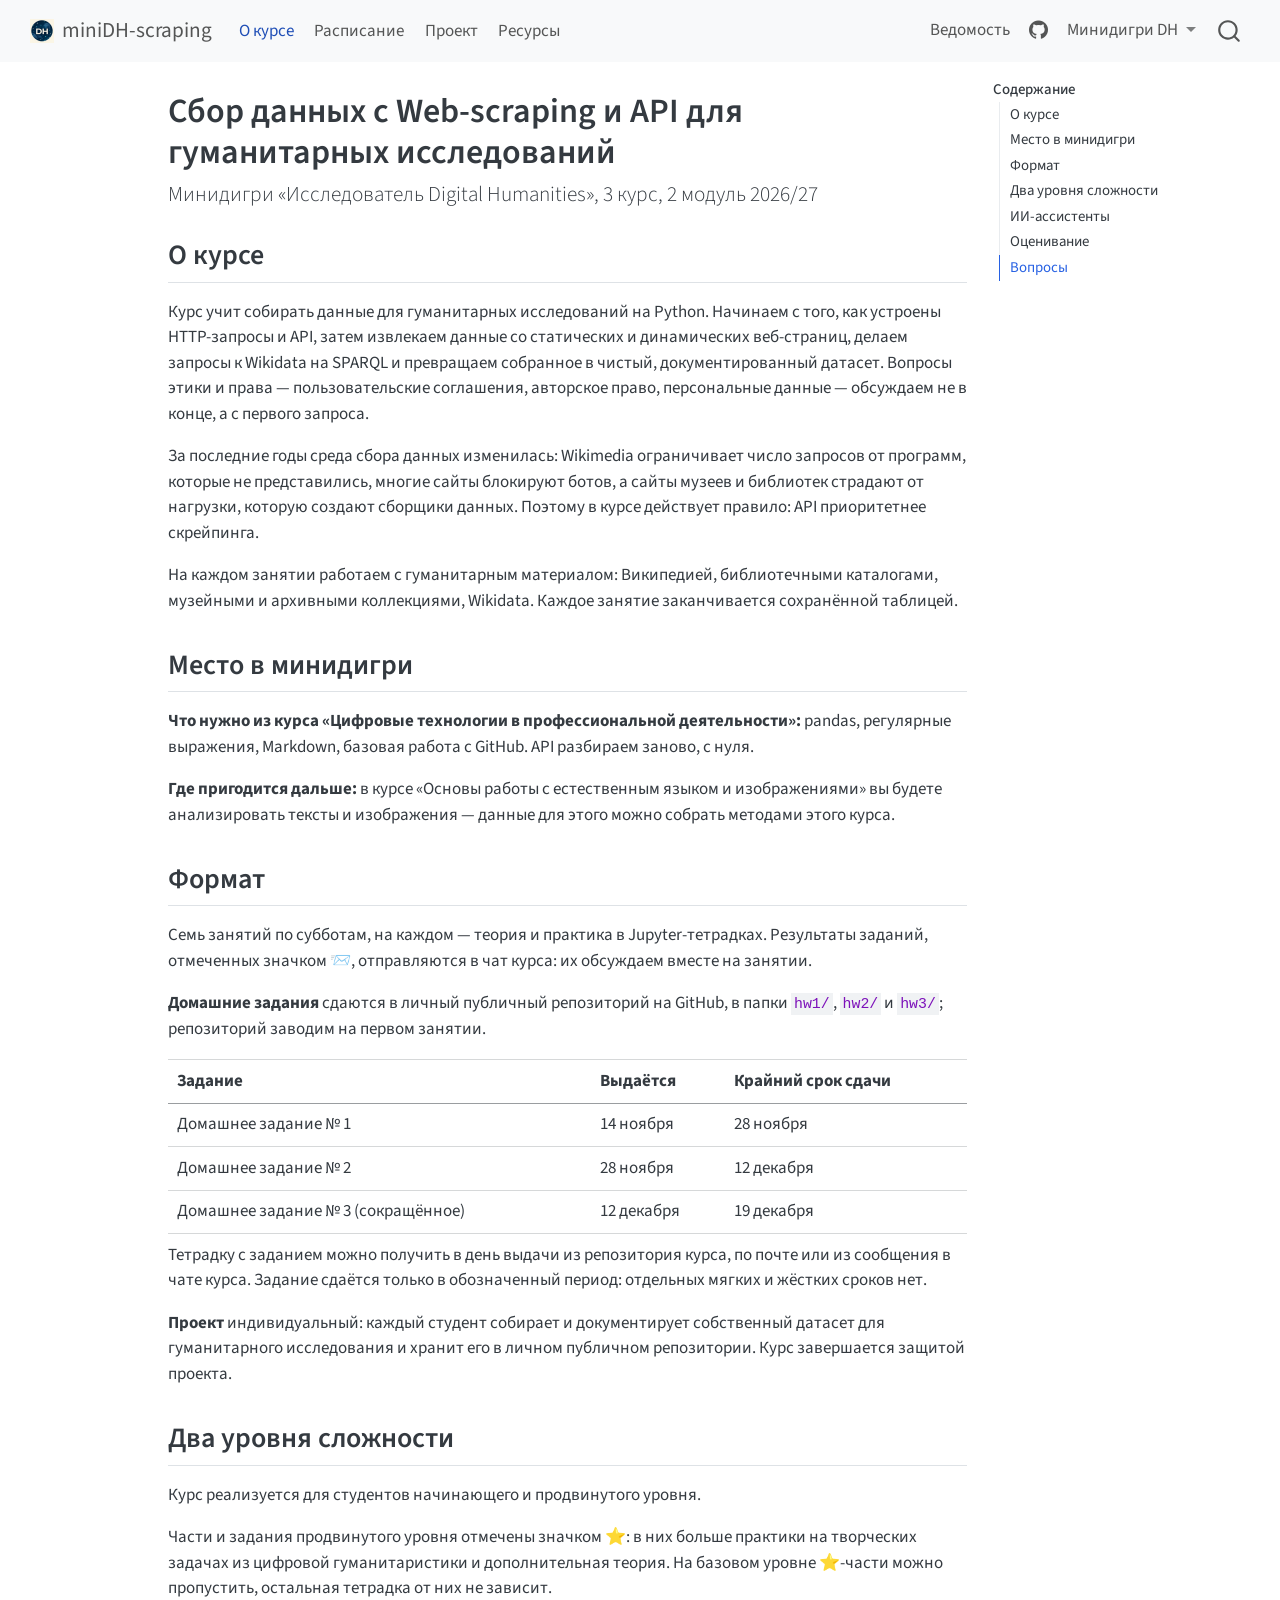
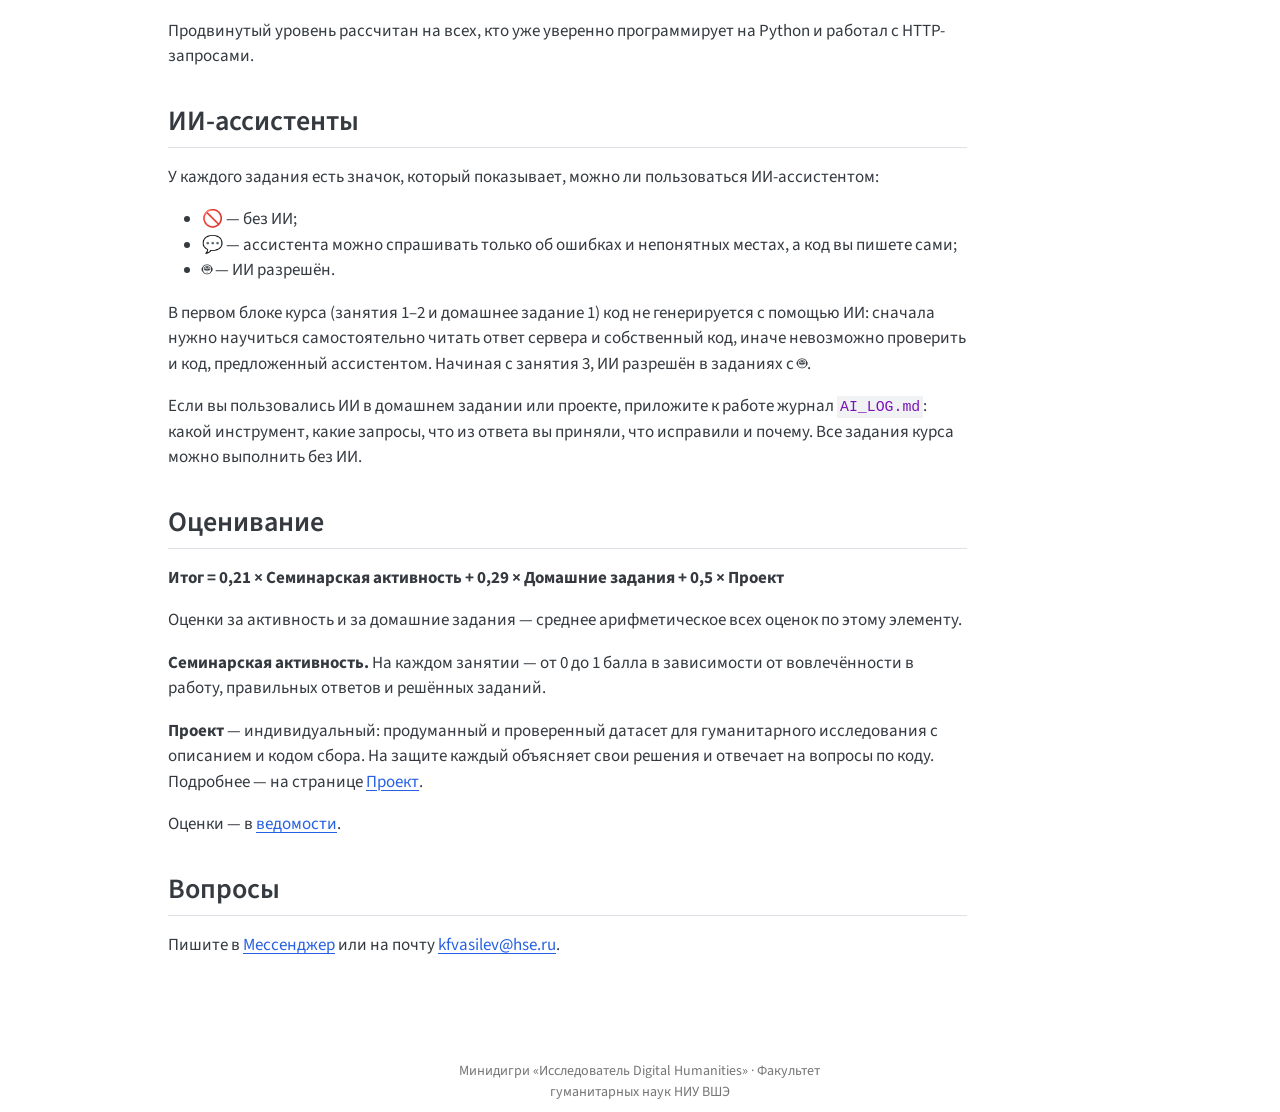
<file: docs/index.html>
<!DOCTYPE html>
<html xmlns="http://www.w3.org/1999/xhtml" lang="ru" xml:lang="ru"><head>

<meta charset="utf-8">
<meta name="generator" content="quarto-1.9.35">

<meta name="viewport" content="width=device-width, initial-scale=1.0, user-scalable=yes">


<title>Сбор данных с Web-scraping и API для гуманитарных исследований – miniDH-scraping</title>
<style>
/* Default styles provided by pandoc.
** See https://pandoc.org/MANUAL.html#variables-for-html for config info.
*/
code{white-space: pre-wrap;}
span.smallcaps{font-variant: small-caps;}
div.columns{display: flex; gap: min(4vw, 1.5em);}
div.column{flex: auto; overflow-x: auto;}
div.hanging-indent{margin-left: 1.5em; text-indent: -1.5em;}
ul.task-list{list-style: none;}
ul.task-list li input[type="checkbox"] {
  width: 0.8em;
  margin: 0 0.8em 0.2em -1em; /* quarto-specific, see https://github.com/quarto-dev/quarto-cli/issues/4556 */ 
  vertical-align: middle;
}
</style>


<script src="site_libs/quarto-nav/quarto-nav.js"></script>
<script src="site_libs/quarto-nav/headroom.min.js"></script>
<script src="site_libs/clipboard/clipboard.min.js"></script>
<script src="site_libs/quarto-search/autocomplete.umd.js"></script>
<script src="site_libs/quarto-search/fuse.min.js"></script>
<script src="site_libs/quarto-search/quarto-search.js"></script>
<meta name="quarto:offset" content="./">
<link href="./images/favicon.ico" rel="icon">
<script src="site_libs/quarto-html/quarto.js" type="module"></script>
<script src="site_libs/quarto-html/tabsets/tabsets.js" type="module"></script>
<script src="site_libs/quarto-html/popper.min.js"></script>
<script src="site_libs/quarto-html/tippy.umd.min.js"></script>
<script src="site_libs/quarto-html/anchor.min.js"></script>
<link href="site_libs/quarto-html/tippy.css" rel="stylesheet">
<link href="site_libs/quarto-html/quarto-syntax-highlighting-46f66b053e56abd73bb6e954d61a315b.css" rel="stylesheet" id="quarto-text-highlighting-styles">
<script src="site_libs/bootstrap/bootstrap.min.js"></script>
<link href="site_libs/bootstrap/bootstrap-icons.css" rel="stylesheet">
<link href="site_libs/bootstrap/bootstrap-a0f9fd0d421825b736dc1bbcbcba2219.min.css" rel="stylesheet" append-hash="true" id="quarto-bootstrap" data-mode="light">
<script id="quarto-search-options" type="application/json">{
  "location": "navbar",
  "copy-button": false,
  "collapse-after": 3,
  "panel-placement": "end",
  "type": "overlay",
  "limit": 50,
  "keyboard-shortcut": [
    "f",
    "/",
    "s"
  ],
  "show-item-context": false,
  "language": {
    "search-no-results-text": "Поиск не дал результатов",
    "search-matching-documents-text": "Результаты поиска",
    "search-copy-link-title": "Скопировать ссылку",
    "search-hide-matches-text": "Скрыть дополнительные результаты",
    "search-more-match-text": "дополнительный результат в этом документе",
    "search-more-matches-text": "дополнительных результата(-ов) в этом документе",
    "search-clear-button-title": "Очистить",
    "search-text-placeholder": "",
    "search-detached-cancel-button-title": "Отменить",
    "search-submit-button-title": "Найти",
    "search-label": "Поиск"
  }
}</script>


<link rel="stylesheet" href="styles.css">
</head>

<body class="nav-fixed quarto-light">

<div id="quarto-search-results"></div>
  <header id="quarto-header" class="headroom fixed-top">
    <nav class="navbar navbar-expand-lg " data-bs-theme="dark">
      <div class="navbar-container container-fluid">
      <div class="navbar-brand-container mx-auto">
    <a href="./index.html" class="navbar-brand navbar-brand-logo">
    <img src="./images/favicon-96x96.png" alt="" class="navbar-logo light-content">
    <img src="./images/favicon-96x96.png" alt="" class="navbar-logo dark-content">
    </a>
    <a class="navbar-brand" href="./index.html">
    <span class="navbar-title">miniDH-scraping</span>
    </a>
  </div>
            <div id="quarto-search" class="" title="Поиск"></div>
          <button class="navbar-toggler" type="button" data-bs-toggle="collapse" data-bs-target="#navbarCollapse" aria-controls="navbarCollapse" role="menu" aria-expanded="false" aria-label="Переключить навигацию" onclick="if (window.quartoToggleHeadroom) { window.quartoToggleHeadroom(); }">
  <span class="navbar-toggler-icon"></span>
</button>
          <div class="collapse navbar-collapse" id="navbarCollapse">
            <ul class="navbar-nav navbar-nav-scroll me-auto">
  <li class="nav-item">
    <a class="nav-link active" href="./index.html" aria-current="page"> 
<span class="menu-text">О курсе</span></a>
  </li>  
  <li class="nav-item">
    <a class="nav-link" href="./schedule.html"> 
<span class="menu-text">Расписание</span></a>
  </li>  
  <li class="nav-item">
    <a class="nav-link" href="./project.html"> 
<span class="menu-text">Проект</span></a>
  </li>  
  <li class="nav-item">
    <a class="nav-link" href="./resources.html"> 
<span class="menu-text">Ресурсы</span></a>
  </li>  
</ul>
            <ul class="navbar-nav navbar-nav-scroll ms-auto">
  <li class="nav-item">
    <a class="nav-link" href="https://docs.google.com/spreadsheets/d/1YAKlnOGF-Ej6AY3OVG7sF_o-0jT_M77J3J2FLPrb__o/edit?usp=sharing"> 
<span class="menu-text">Ведомость</span></a>
  </li>  
  <li class="nav-item compact">
    <a class="nav-link" href="https://github.com/Minidegree-DH/miniDH-scraping/blob/main"> <i class="bi bi-github" role="img">
</i> 
<span class="menu-text"></span></a>
  </li>  
  <li class="nav-item dropdown ">
    <a class="nav-link dropdown-toggle" href="#" id="nav-menu-dh" role="link" data-bs-toggle="dropdown" aria-expanded="false">
 <span class="menu-text">Минидигри DH</span>
    </a>
    <ul class="dropdown-menu dropdown-menu-end" aria-labelledby="nav-menu-dh">    
        <li>
    <a class="dropdown-item" href="https://always1ready.github.io/dh-tools/">
 <span class="dropdown-text">1. Цифровые технологии в профессиональной деятельности</span></a>
  </li>  
        <li>
    <a class="dropdown-item" href="https://minidegree-dh.github.io/miniDH-scraping/">
 <span class="dropdown-text">2. Сбор данных с Web-scraping и API</span></a>
  </li>  
        <li>
    <a class="dropdown-item" href="https://github.com/Minidegree-DH/miniDH-NLP-CV">
 <span class="dropdown-text">3. Основы работы с естественным языком и изображениями</span></a>
  </li>  
        <li>
    <a class="dropdown-item" href="https://github.com/Minidegree-DH/miniDH-ML">
 <span class="dropdown-text">4. Алгоритмы машинного обучения для текстов и изображений</span></a>
  </li>  
        <li><hr class="dropdown-divider"></li>
        <li>
    <a class="dropdown-item" href="https://github.com/Minidegree-DH/minidh-student-projects">
 <span class="dropdown-text">Студенческие проекты</span></a>
  </li>  
        <li>
    <a class="dropdown-item" href="https://github.com/Minidegree-DH">
 <span class="dropdown-text">Минидигри на GitHub</span></a>
  </li>  
    </ul>
  </li>
</ul>
          </div> <!-- /navcollapse -->
            <div class="quarto-navbar-tools">
</div>
      </div> <!-- /container-fluid -->
    </nav>
</header>
<!-- content -->
<div id="quarto-content" class="quarto-container page-columns page-rows-contents page-layout-article page-navbar">
<!-- sidebar -->
<!-- margin-sidebar -->
    <div id="quarto-margin-sidebar" class="sidebar margin-sidebar">
        <nav id="TOC" role="doc-toc" class="toc-active">
    <h2 id="toc-title">Содержание</h2>
   
  <ul>
  <li><a href="#о-курсе" id="toc-о-курсе" class="nav-link active" data-scroll-target="#о-курсе">О курсе</a></li>
  <li><a href="#место-в-минидигри" id="toc-место-в-минидигри" class="nav-link" data-scroll-target="#место-в-минидигри">Место в минидигри</a></li>
  <li><a href="#формат" id="toc-формат" class="nav-link" data-scroll-target="#формат">Формат</a></li>
  <li><a href="#два-уровня-сложности" id="toc-два-уровня-сложности" class="nav-link" data-scroll-target="#два-уровня-сложности">Два уровня сложности</a></li>
  <li><a href="#ии-ассистенты" id="toc-ии-ассистенты" class="nav-link" data-scroll-target="#ии-ассистенты">ИИ-ассистенты</a></li>
  <li><a href="#оценивание" id="toc-оценивание" class="nav-link" data-scroll-target="#оценивание">Оценивание</a></li>
  <li><a href="#вопросы" id="toc-вопросы" class="nav-link" data-scroll-target="#вопросы">Вопросы</a></li>
  </ul>
</nav>
    </div>
<!-- main -->
<main class="content" id="quarto-document-content">

<header id="title-block-header" class="quarto-title-block default">
<div class="quarto-title">
<h1 class="title">Сбор данных с Web-scraping и API для гуманитарных исследований</h1>
<p class="subtitle lead">Минидигри «Исследователь Digital Humanities», 3 курс, 2 модуль 2026/27</p>
</div>



<div class="quarto-title-meta">

    
  
    
  </div>
  


</header>


<section id="о-курсе" class="level2">
<h2 class="anchored" data-anchor-id="о-курсе">О курсе</h2>
<p>Курс учит собирать данные для гуманитарных исследований на Python. Начинаем с того, как устроены HTTP-запросы и API, затем извлекаем данные со статических и динамических веб-страниц, делаем запросы к Wikidata на SPARQL и превращаем собранное в чистый, документированный датасет. Вопросы этики и права — пользовательские соглашения, авторское право, персональные данные — обсуждаем не в конце, а с первого запроса.</p>
<p>За последние годы среда сбора данных изменилась: Wikimedia ограничивает число запросов от программ, которые не представились, многие сайты блокируют ботов, а сайты музеев и библиотек страдают от нагрузки, которую создают сборщики данных. Поэтому в курсе действует правило: API приоритетнее скрейпинга.</p>
<p>На каждом занятии работаем с гуманитарным материалом: Википедией, библиотечными каталогами, музейными и архивными коллекциями, Wikidata. Каждое занятие заканчивается сохранённой таблицей.</p>
</section>
<section id="место-в-минидигри" class="level2">
<h2 class="anchored" data-anchor-id="место-в-минидигри">Место в минидигри</h2>
<p><strong>Что нужно из курса «Цифровые технологии в профессиональной деятельности»:</strong> pandas, регулярные выражения, Markdown, базовая работа с GitHub. API разбираем заново, с нуля.</p>
<p><strong>Где пригодится дальше:</strong> в курсе «Основы работы с естественным языком и изображениями» вы будете анализировать тексты и изображения — данные для этого можно собрать методами этого курса.</p>
</section>
<section id="формат" class="level2">
<h2 class="anchored" data-anchor-id="формат">Формат</h2>
<p>Семь занятий по субботам, на каждом — теория и практика в Jupyter-тетрадках. Результаты заданий, отмеченных значком 📨, отправляются в чат курса: их обсуждаем вместе на занятии.</p>
<p><strong>Домашние задания</strong> сдаются в личный публичный репозиторий на GitHub, в папки <code>hw1/</code>, <code>hw2/</code> и <code>hw3/</code>; репозиторий заводим на первом занятии.</p>
<table class="caption-top table">
<thead>
<tr class="header">
<th>Задание</th>
<th>Выдаётся</th>
<th>Крайний срок сдачи</th>
</tr>
</thead>
<tbody>
<tr class="odd">
<td>Домашнее задание № 1</td>
<td>14 ноября</td>
<td>28 ноября</td>
</tr>
<tr class="even">
<td>Домашнее задание № 2</td>
<td>28 ноября</td>
<td>12 декабря</td>
</tr>
<tr class="odd">
<td>Домашнее задание № 3 (сокращённое)</td>
<td>12 декабря</td>
<td>19 декабря</td>
</tr>
</tbody>
</table>
<p>Тетрадку с заданием можно получить в день выдачи из репозитория курса, по почте или из сообщения в чате курса. Задание сдаётся только в обозначенный период: отдельных мягких и жёстких сроков нет.</p>
<p><strong>Проект</strong> индивидуальный: каждый студент собирает и документирует собственный датасет для гуманитарного исследования и хранит его в личном публичном репозитории. Курс завершается защитой проекта.</p>
</section>
<section id="два-уровня-сложности" class="level2">
<h2 class="anchored" data-anchor-id="два-уровня-сложности">Два уровня сложности</h2>
<p>Курс реализуется для студентов начинающего и продвинутого уровня.</p>
<p>Части и задания продвинутого уровня отмечены значком ⭐: в них больше практики на творческих задачах из цифровой гуманитаристики и дополнительная теория. На базовом уровне ⭐-части можно пропустить, остальная тетрадка от них не зависит.</p>
<p>Продвинутый уровень рассчитан на всех, кто уже уверенно программирует на Python и работал с HTTP-запросами.</p>
</section>
<section id="ии-ассистенты" class="level2">
<h2 class="anchored" data-anchor-id="ии-ассистенты">ИИ-ассистенты</h2>
<p>У каждого задания есть значок, который показывает, можно ли пользоваться ИИ-ассистентом:</p>
<ul>
<li>🚫 — без ИИ;</li>
<li>💬 — ассистента можно спрашивать только об ошибках и непонятных местах, а код вы пишете сами;</li>
<li>🤖 — ИИ разрешён.</li>
</ul>
<p>В первом блоке курса (занятия 1–2 и домашнее задание 1) код не генерируется с помощью ИИ: сначала нужно научиться самостоятельно читать ответ сервера и собственный код, иначе невозможно проверить и код, предложенный ассистентом. Начиная с занятия 3, ИИ разрешён в заданиях с 🤖.</p>
<p>Если вы пользовались ИИ в домашнем задании или проекте, приложите к работе журнал <code>AI_LOG.md</code>: какой инструмент, какие запросы, что из ответа вы приняли, что исправили и почему. Все задания курса можно выполнить без ИИ.</p>
</section>
<section id="оценивание" class="level2">
<h2 class="anchored" data-anchor-id="оценивание">Оценивание</h2>
<p><strong>Итог = 0,21 × Семинарская активность + 0,29 × Домашние задания + 0,5 × Проект</strong></p>
<p>Оценки за активность и за домашние задания — среднее арифметическое всех оценок по этому элементу.</p>
<p><strong>Семинарская активность.</strong> На каждом занятии — от 0 до 1 балла в зависимости от вовлечённости в работу, правильных ответов и решённых заданий.</p>
<p><strong>Проект</strong> — индивидуальный: продуманный и проверенный датасет для гуманитарного исследования с описанием и кодом сбора. На защите каждый объясняет свои решения и отвечает на вопросы по коду. Подробнее — на странице <a href="./project.html">Проект</a>.</p>
<p>Оценки — в <a href="https://docs.google.com/spreadsheets/d/1YAKlnOGF-Ej6AY3OVG7sF_o-0jT_M77J3J2FLPrb__o/edit?usp=sharing">ведомости</a>.</p>
</section>
<section id="вопросы" class="level2">
<h2 class="anchored" data-anchor-id="вопросы">Вопросы</h2>
<p>Пишите в <a href="https://t.me/always1ready">Мессенджер</a> или на почту <a href="mailto:kfvasilev@hse.ru">kfvasilev@hse.ru</a>.</p>


</section>

</main> <!-- /main -->
<script id="quarto-html-after-body" type="application/javascript">
  window.document.addEventListener("DOMContentLoaded", function (event) {
    const icon = "";
    const anchorJS = new window.AnchorJS();
    anchorJS.options = {
      placement: 'right',
      icon: icon
    };
    anchorJS.add('.anchored');
    const isCodeAnnotation = (el) => {
      for (const clz of el.classList) {
        if (clz.startsWith('code-annotation-')) {                     
          return true;
        }
      }
      return false;
    }
    const onCopySuccess = function(e) {
      // button target
      const button = e.trigger;
      // don't keep focus
      button.blur();
      // flash "checked"
      button.classList.add('code-copy-button-checked');
      var currentTitle = button.getAttribute("title");
      button.setAttribute("title", "Скопировано");
      let tooltip;
      if (window.bootstrap) {
        button.setAttribute("data-bs-toggle", "tooltip");
        button.setAttribute("data-bs-placement", "left");
        button.setAttribute("data-bs-title", "Скопировано");
        tooltip = new bootstrap.Tooltip(button, 
          { trigger: "manual", 
            customClass: "code-copy-button-tooltip",
            offset: [0, -8]});
        tooltip.show();    
      }
      setTimeout(function() {
        if (tooltip) {
          tooltip.hide();
          button.removeAttribute("data-bs-title");
          button.removeAttribute("data-bs-toggle");
          button.removeAttribute("data-bs-placement");
        }
        button.setAttribute("title", currentTitle);
        button.classList.remove('code-copy-button-checked');
      }, 1000);
      // clear code selection
      e.clearSelection();
    }
    const getTextToCopy = function(trigger) {
      const outerScaffold = trigger.parentElement.cloneNode(true);
      const codeEl = outerScaffold.querySelector('code');
      for (const childEl of codeEl.children) {
        if (isCodeAnnotation(childEl)) {
          childEl.remove();
        }
      }
      return codeEl.innerText;
    }
    const clipboard = new window.ClipboardJS('.code-copy-button:not([data-in-quarto-modal])', {
      text: getTextToCopy
    });
    clipboard.on('success', onCopySuccess);
    if (window.document.getElementById('quarto-embedded-source-code-modal')) {
      const clipboardModal = new window.ClipboardJS('.code-copy-button[data-in-quarto-modal]', {
        text: getTextToCopy,
        container: window.document.getElementById('quarto-embedded-source-code-modal')
      });
      clipboardModal.on('success', onCopySuccess);
    }
      var localhostRegex = new RegExp(/^(?:http|https):\/\/localhost\:?[0-9]*\//);
      var mailtoRegex = new RegExp(/^mailto:/);
        var filterRegex = new RegExp("https:\/\/minidegree-dh\.github\.io\/miniDH-scraping\/");
      var isInternal = (href) => {
          return filterRegex.test(href) || localhostRegex.test(href) || mailtoRegex.test(href);
      }
      // Inspect non-navigation links and adorn them if external
     var links = window.document.querySelectorAll('a[href]:not(.nav-link):not(.navbar-brand):not(.toc-action):not(.sidebar-link):not(.sidebar-item-toggle):not(.pagination-link):not(.no-external):not([aria-hidden]):not(.dropdown-item):not(.quarto-navigation-tool):not(.about-link)');
      for (var i=0; i<links.length; i++) {
        const link = links[i];
        if (!isInternal(link.href)) {
          // undo the damage that might have been done by quarto-nav.js in the case of
          // links that we want to consider external
          if (link.dataset.originalHref !== undefined) {
            link.href = link.dataset.originalHref;
          }
        }
      }
    function tippyHover(el, contentFn, onTriggerFn, onUntriggerFn) {
      const config = {
        allowHTML: true,
        maxWidth: 500,
        delay: 100,
        arrow: false,
        appendTo: function(el) {
            return el.parentElement;
        },
        interactive: true,
        interactiveBorder: 10,
        theme: 'quarto',
        placement: 'bottom-start',
      };
      if (contentFn) {
        config.content = contentFn;
      }
      if (onTriggerFn) {
        config.onTrigger = onTriggerFn;
      }
      if (onUntriggerFn) {
        config.onUntrigger = onUntriggerFn;
      }
      window.tippy(el, config); 
    }
    const noterefs = window.document.querySelectorAll('a[role="doc-noteref"]');
    for (var i=0; i<noterefs.length; i++) {
      const ref = noterefs[i];
      tippyHover(ref, function() {
        // use id or data attribute instead here
        let href = ref.getAttribute('data-footnote-href') || ref.getAttribute('href');
        try { href = new URL(href).hash; } catch {}
        const id = href.replace(/^#\/?/, "");
        const note = window.document.getElementById(id);
        if (note) {
          return note.innerHTML;
        } else {
          return "";
        }
      });
    }
    const xrefs = window.document.querySelectorAll('a.quarto-xref');
    const processXRef = (id, note) => {
      // Strip column container classes
      const stripColumnClz = (el) => {
        el.classList.remove("page-full", "page-columns");
        if (el.children) {
          for (const child of el.children) {
            stripColumnClz(child);
          }
        }
      }
      stripColumnClz(note)
      if (id === null || id.startsWith('sec-')) {
        // Special case sections, only their first couple elements
        const container = document.createElement("div");
        if (note.children && note.children.length > 2) {
          container.appendChild(note.children[0].cloneNode(true));
          for (let i = 1; i < note.children.length; i++) {
            const child = note.children[i];
            if (child.tagName === "P" && child.innerText === "") {
              continue;
            } else {
              container.appendChild(child.cloneNode(true));
              break;
            }
          }
          if (window.Quarto?.typesetMath) {
            window.Quarto.typesetMath(container);
          }
          return container.innerHTML
        } else {
          if (window.Quarto?.typesetMath) {
            window.Quarto.typesetMath(note);
          }
          return note.innerHTML;
        }
      } else {
        // Remove any anchor links if they are present
        const anchorLink = note.querySelector('a.anchorjs-link');
        if (anchorLink) {
          anchorLink.remove();
        }
        if (window.Quarto?.typesetMath) {
          window.Quarto.typesetMath(note);
        }
        if (note.classList.contains("callout")) {
          return note.outerHTML;
        } else {
          return note.innerHTML;
        }
      }
    }
    for (var i=0; i<xrefs.length; i++) {
      const xref = xrefs[i];
      tippyHover(xref, undefined, function(instance) {
        instance.disable();
        let url = xref.getAttribute('href');
        let hash = undefined; 
        if (url.startsWith('#')) {
          hash = url;
        } else {
          try { hash = new URL(url).hash; } catch {}
        }
        if (hash) {
          const id = hash.replace(/^#\/?/, "");
          const note = window.document.getElementById(id);
          if (note !== null) {
            try {
              const html = processXRef(id, note.cloneNode(true));
              instance.setContent(html);
            } finally {
              instance.enable();
              instance.show();
            }
          } else {
            // See if we can fetch this
            fetch(url.split('#')[0])
            .then(res => res.text())
            .then(html => {
              const parser = new DOMParser();
              const htmlDoc = parser.parseFromString(html, "text/html");
              const note = htmlDoc.getElementById(id);
              if (note !== null) {
                const html = processXRef(id, note);
                instance.setContent(html);
              } 
            }).finally(() => {
              instance.enable();
              instance.show();
            });
          }
        } else {
          // See if we can fetch a full url (with no hash to target)
          // This is a special case and we should probably do some content thinning / targeting
          fetch(url)
          .then(res => res.text())
          .then(html => {
            const parser = new DOMParser();
            const htmlDoc = parser.parseFromString(html, "text/html");
            const note = htmlDoc.querySelector('main.content');
            if (note !== null) {
              // This should only happen for chapter cross references
              // (since there is no id in the URL)
              // remove the first header
              if (note.children.length > 0 && note.children[0].tagName === "HEADER") {
                note.children[0].remove();
              }
              const html = processXRef(null, note);
              instance.setContent(html);
            } 
          }).finally(() => {
            instance.enable();
            instance.show();
          });
        }
      }, function(instance) {
      });
    }
        let selectedAnnoteEl;
        const selectorForAnnotation = ( cell, annotation) => {
          let cellAttr = 'data-code-cell="' + cell + '"';
          let lineAttr = 'data-code-annotation="' +  annotation + '"';
          const selector = 'span[' + cellAttr + '][' + lineAttr + ']';
          return selector;
        }
        const selectCodeLines = (annoteEl) => {
          const doc = window.document;
          const targetCell = annoteEl.getAttribute("data-target-cell");
          const targetAnnotation = annoteEl.getAttribute("data-target-annotation");
          const annoteSpan = window.document.querySelector(selectorForAnnotation(targetCell, targetAnnotation));
          const lines = annoteSpan.getAttribute("data-code-lines").split(",");
          const lineIds = lines.map((line) => {
            return targetCell + "-" + line;
          })
          let top = null;
          let height = null;
          let parent = null;
          if (lineIds.length > 0) {
              //compute the position of the single el (top and bottom and make a div)
              const el = window.document.getElementById(lineIds[0]);
              top = el.offsetTop;
              height = el.offsetHeight;
              parent = el.parentElement.parentElement;
            if (lineIds.length > 1) {
              const lastEl = window.document.getElementById(lineIds[lineIds.length - 1]);
              const bottom = lastEl.offsetTop + lastEl.offsetHeight;
              height = bottom - top;
            }
            if (top !== null && height !== null && parent !== null) {
              // cook up a div (if necessary) and position it 
              let div = window.document.getElementById("code-annotation-line-highlight");
              if (div === null) {
                div = window.document.createElement("div");
                div.setAttribute("id", "code-annotation-line-highlight");
                div.style.position = 'absolute';
                parent.appendChild(div);
              }
              div.style.top = top - 2 + "px";
              div.style.height = height + 4 + "px";
              div.style.left = 0;
              let gutterDiv = window.document.getElementById("code-annotation-line-highlight-gutter");
              if (gutterDiv === null) {
                gutterDiv = window.document.createElement("div");
                gutterDiv.setAttribute("id", "code-annotation-line-highlight-gutter");
                gutterDiv.style.position = 'absolute';
                const codeCell = window.document.getElementById(targetCell);
                const gutter = codeCell.querySelector('.code-annotation-gutter');
                gutter.appendChild(gutterDiv);
              }
              gutterDiv.style.top = top - 2 + "px";
              gutterDiv.style.height = height + 4 + "px";
            }
            selectedAnnoteEl = annoteEl;
          }
        };
        const unselectCodeLines = () => {
          const elementsIds = ["code-annotation-line-highlight", "code-annotation-line-highlight-gutter"];
          elementsIds.forEach((elId) => {
            const div = window.document.getElementById(elId);
            if (div) {
              div.remove();
            }
          });
          selectedAnnoteEl = undefined;
        };
          // Handle positioning of the toggle
      window.addEventListener(
        "resize",
        throttle(() => {
          elRect = undefined;
          if (selectedAnnoteEl) {
            selectCodeLines(selectedAnnoteEl);
          }
        }, 10)
      );
      function throttle(fn, ms) {
      let throttle = false;
      let timer;
        return (...args) => {
          if(!throttle) { // first call gets through
              fn.apply(this, args);
              throttle = true;
          } else { // all the others get throttled
              if(timer) clearTimeout(timer); // cancel #2
              timer = setTimeout(() => {
                fn.apply(this, args);
                timer = throttle = false;
              }, ms);
          }
        };
      }
        // Attach click handler to the DT
        const annoteDls = window.document.querySelectorAll('dt[data-target-cell]');
        for (const annoteDlNode of annoteDls) {
          annoteDlNode.addEventListener('click', (event) => {
            const clickedEl = event.target;
            if (clickedEl !== selectedAnnoteEl) {
              unselectCodeLines();
              const activeEl = window.document.querySelector('dt[data-target-cell].code-annotation-active');
              if (activeEl) {
                activeEl.classList.remove('code-annotation-active');
              }
              selectCodeLines(clickedEl);
              clickedEl.classList.add('code-annotation-active');
            } else {
              // Unselect the line
              unselectCodeLines();
              clickedEl.classList.remove('code-annotation-active');
            }
          });
        }
    const findCites = (el) => {
      const parentEl = el.parentElement;
      if (parentEl) {
        const cites = parentEl.dataset.cites;
        if (cites) {
          return {
            el,
            cites: cites.split(' ')
          };
        } else {
          return findCites(el.parentElement)
        }
      } else {
        return undefined;
      }
    };
    var bibliorefs = window.document.querySelectorAll('a[role="doc-biblioref"]');
    for (var i=0; i<bibliorefs.length; i++) {
      const ref = bibliorefs[i];
      const citeInfo = findCites(ref);
      if (citeInfo) {
        tippyHover(citeInfo.el, function() {
          var popup = window.document.createElement('div');
          citeInfo.cites.forEach(function(cite) {
            var citeDiv = window.document.createElement('div');
            citeDiv.classList.add('hanging-indent');
            citeDiv.classList.add('csl-entry');
            var biblioDiv = window.document.getElementById('ref-' + cite);
            if (biblioDiv) {
              citeDiv.innerHTML = biblioDiv.innerHTML;
            }
            popup.appendChild(citeDiv);
          });
          return popup.innerHTML;
        });
      }
    }
  });
  </script>
</div> <!-- /content -->
<footer class="footer">
  <div class="nav-footer">
    <div class="nav-footer-left">
      &nbsp;
    </div>   
    <div class="nav-footer-center">
<p>Минидигри «Исследователь Digital Humanities» · Факультет гуманитарных наук НИУ ВШЭ</p>
</div>
    <div class="nav-footer-right">
      &nbsp;
    </div>
  </div>
</footer>




</body></html>
</file>
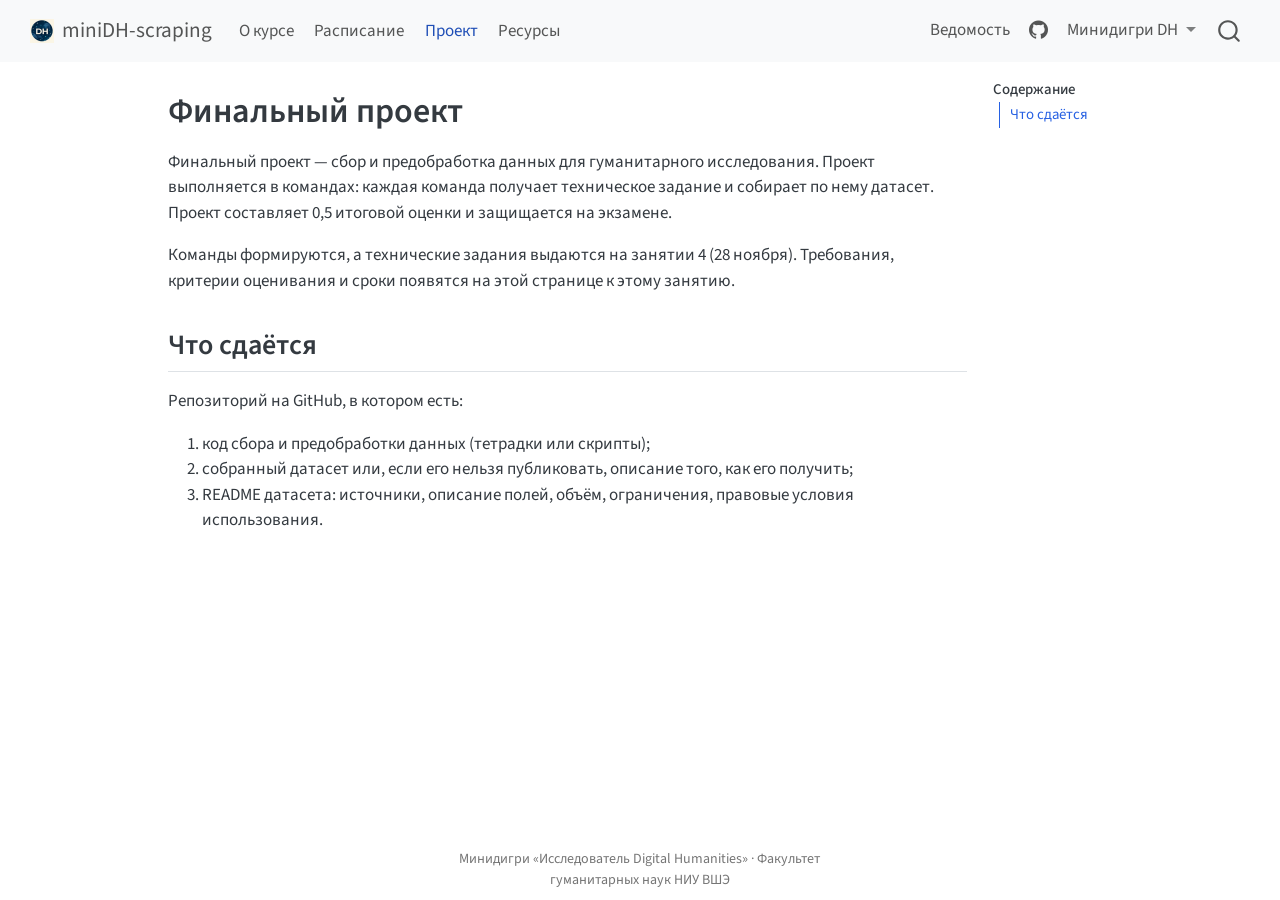
<file: docs/project.html>
<!DOCTYPE html>
<html xmlns="http://www.w3.org/1999/xhtml" lang="ru" xml:lang="ru"><head>

<meta charset="utf-8">
<meta name="generator" content="quarto-1.9.35">

<meta name="viewport" content="width=device-width, initial-scale=1.0, user-scalable=yes">


<title>Финальный проект – miniDH-scraping</title>
<style>
/* Default styles provided by pandoc.
** See https://pandoc.org/MANUAL.html#variables-for-html for config info.
*/
code{white-space: pre-wrap;}
span.smallcaps{font-variant: small-caps;}
div.columns{display: flex; gap: min(4vw, 1.5em);}
div.column{flex: auto; overflow-x: auto;}
div.hanging-indent{margin-left: 1.5em; text-indent: -1.5em;}
ul.task-list{list-style: none;}
ul.task-list li input[type="checkbox"] {
  width: 0.8em;
  margin: 0 0.8em 0.2em -1em; /* quarto-specific, see https://github.com/quarto-dev/quarto-cli/issues/4556 */ 
  vertical-align: middle;
}
</style>


<script src="site_libs/quarto-nav/quarto-nav.js"></script>
<script src="site_libs/quarto-nav/headroom.min.js"></script>
<script src="site_libs/clipboard/clipboard.min.js"></script>
<script src="site_libs/quarto-search/autocomplete.umd.js"></script>
<script src="site_libs/quarto-search/fuse.min.js"></script>
<script src="site_libs/quarto-search/quarto-search.js"></script>
<meta name="quarto:offset" content="./">
<link href="./images/favicon.ico" rel="icon">
<script src="site_libs/quarto-html/quarto.js" type="module"></script>
<script src="site_libs/quarto-html/tabsets/tabsets.js" type="module"></script>
<script src="site_libs/quarto-html/popper.min.js"></script>
<script src="site_libs/quarto-html/tippy.umd.min.js"></script>
<script src="site_libs/quarto-html/anchor.min.js"></script>
<link href="site_libs/quarto-html/tippy.css" rel="stylesheet">
<link href="site_libs/quarto-html/quarto-syntax-highlighting-46f66b053e56abd73bb6e954d61a315b.css" rel="stylesheet" id="quarto-text-highlighting-styles">
<script src="site_libs/bootstrap/bootstrap.min.js"></script>
<link href="site_libs/bootstrap/bootstrap-icons.css" rel="stylesheet">
<link href="site_libs/bootstrap/bootstrap-a0f9fd0d421825b736dc1bbcbcba2219.min.css" rel="stylesheet" append-hash="true" id="quarto-bootstrap" data-mode="light">
<script id="quarto-search-options" type="application/json">{
  "location": "navbar",
  "copy-button": false,
  "collapse-after": 3,
  "panel-placement": "end",
  "type": "overlay",
  "limit": 50,
  "keyboard-shortcut": [
    "f",
    "/",
    "s"
  ],
  "show-item-context": false,
  "language": {
    "search-no-results-text": "Поиск не дал результатов",
    "search-matching-documents-text": "Результаты поиска",
    "search-copy-link-title": "Скопировать ссылку",
    "search-hide-matches-text": "Скрыть дополнительные результаты",
    "search-more-match-text": "дополнительный результат в этом документе",
    "search-more-matches-text": "дополнительных результата(-ов) в этом документе",
    "search-clear-button-title": "Очистить",
    "search-text-placeholder": "",
    "search-detached-cancel-button-title": "Отменить",
    "search-submit-button-title": "Найти",
    "search-label": "Поиск"
  }
}</script>


<link rel="stylesheet" href="styles.css">
</head>

<body class="nav-fixed quarto-light">

<div id="quarto-search-results"></div>
  <header id="quarto-header" class="headroom fixed-top">
    <nav class="navbar navbar-expand-lg " data-bs-theme="dark">
      <div class="navbar-container container-fluid">
      <div class="navbar-brand-container mx-auto">
    <a href="./index.html" class="navbar-brand navbar-brand-logo">
    <img src="./images/favicon-96x96.png" alt="" class="navbar-logo light-content">
    <img src="./images/favicon-96x96.png" alt="" class="navbar-logo dark-content">
    </a>
    <a class="navbar-brand" href="./index.html">
    <span class="navbar-title">miniDH-scraping</span>
    </a>
  </div>
            <div id="quarto-search" class="" title="Поиск"></div>
          <button class="navbar-toggler" type="button" data-bs-toggle="collapse" data-bs-target="#navbarCollapse" aria-controls="navbarCollapse" role="menu" aria-expanded="false" aria-label="Переключить навигацию" onclick="if (window.quartoToggleHeadroom) { window.quartoToggleHeadroom(); }">
  <span class="navbar-toggler-icon"></span>
</button>
          <div class="collapse navbar-collapse" id="navbarCollapse">
            <ul class="navbar-nav navbar-nav-scroll me-auto">
  <li class="nav-item">
    <a class="nav-link" href="./index.html"> 
<span class="menu-text">О курсе</span></a>
  </li>  
  <li class="nav-item">
    <a class="nav-link" href="./schedule.html"> 
<span class="menu-text">Расписание</span></a>
  </li>  
  <li class="nav-item">
    <a class="nav-link active" href="./project.html" aria-current="page"> 
<span class="menu-text">Проект</span></a>
  </li>  
  <li class="nav-item">
    <a class="nav-link" href="./resources.html"> 
<span class="menu-text">Ресурсы</span></a>
  </li>  
</ul>
            <ul class="navbar-nav navbar-nav-scroll ms-auto">
  <li class="nav-item">
    <a class="nav-link" href="https://docs.google.com/spreadsheets/d/1YAKlnOGF-Ej6AY3OVG7sF_o-0jT_M77J3J2FLPrb__o/edit?usp=sharing"> 
<span class="menu-text">Ведомость</span></a>
  </li>  
  <li class="nav-item compact">
    <a class="nav-link" href="https://github.com/Minidegree-DH/miniDH-scraping/blob/main"> <i class="bi bi-github" role="img">
</i> 
<span class="menu-text"></span></a>
  </li>  
  <li class="nav-item dropdown ">
    <a class="nav-link dropdown-toggle" href="#" id="nav-menu-dh" role="link" data-bs-toggle="dropdown" aria-expanded="false">
 <span class="menu-text">Минидигри DH</span>
    </a>
    <ul class="dropdown-menu dropdown-menu-end" aria-labelledby="nav-menu-dh">    
        <li>
    <a class="dropdown-item" href="https://always1ready.github.io/dh-tools/">
 <span class="dropdown-text">1. Цифровые технологии в профессиональной деятельности</span></a>
  </li>  
        <li>
    <a class="dropdown-item" href="https://minidegree-dh.github.io/miniDH-scraping/">
 <span class="dropdown-text">2. Сбор данных с Web-scraping и API</span></a>
  </li>  
        <li>
    <a class="dropdown-item" href="https://github.com/Minidegree-DH/miniDH-NLP-CV">
 <span class="dropdown-text">3. Основы работы с естественным языком и изображениями</span></a>
  </li>  
        <li>
    <a class="dropdown-item" href="https://github.com/Minidegree-DH/miniDH-ML">
 <span class="dropdown-text">4. Алгоритмы машинного обучения для текстов и изображений</span></a>
  </li>  
        <li><hr class="dropdown-divider"></li>
        <li>
    <a class="dropdown-item" href="https://github.com/Minidegree-DH/minidh-student-projects">
 <span class="dropdown-text">Студенческие проекты</span></a>
  </li>  
        <li>
    <a class="dropdown-item" href="https://github.com/Minidegree-DH">
 <span class="dropdown-text">Минидигри на GitHub</span></a>
  </li>  
    </ul>
  </li>
</ul>
          </div> <!-- /navcollapse -->
            <div class="quarto-navbar-tools">
</div>
      </div> <!-- /container-fluid -->
    </nav>
</header>
<!-- content -->
<div id="quarto-content" class="quarto-container page-columns page-rows-contents page-layout-article page-navbar">
<!-- sidebar -->
<!-- margin-sidebar -->
    <div id="quarto-margin-sidebar" class="sidebar margin-sidebar">
        <nav id="TOC" role="doc-toc" class="toc-active">
    <h2 id="toc-title">Содержание</h2>
   
  <ul>
  <li><a href="#что-сдаётся" id="toc-что-сдаётся" class="nav-link active" data-scroll-target="#что-сдаётся">Что сдаётся</a></li>
  </ul>
</nav>
    </div>
<!-- main -->
<main class="content" id="quarto-document-content">

<header id="title-block-header" class="quarto-title-block default">
<div class="quarto-title">
<h1 class="title">Финальный проект</h1>
</div>



<div class="quarto-title-meta">

    
  
    
  </div>
  


</header>


<p>Финальный проект — сбор и предобработка данных для гуманитарного исследования. Проект выполняется в командах: каждая команда получает техническое задание и собирает по нему датасет. Проект составляет 0,5 итоговой оценки и защищается на экзамене.</p>
<p>Команды формируются, а технические задания выдаются на занятии 4 (28 ноября). Требования, критерии оценивания и сроки появятся на этой странице к этому занятию.</p>
<section id="что-сдаётся" class="level2">
<h2 class="anchored" data-anchor-id="что-сдаётся">Что сдаётся</h2>
<p>Репозиторий на GitHub, в котором есть:</p>
<ol type="1">
<li>код сбора и предобработки данных (тетрадки или скрипты);</li>
<li>собранный датасет или, если его нельзя публиковать, описание того, как его получить;</li>
<li>README датасета: источники, описание полей, объём, ограничения, правовые условия использования.</li>
</ol>
<!-- TODO: критерии оценивания с баллами, этапы и сроки, требования к защите. -->


</section>

</main> <!-- /main -->
<script id="quarto-html-after-body" type="application/javascript">
  window.document.addEventListener("DOMContentLoaded", function (event) {
    const icon = "";
    const anchorJS = new window.AnchorJS();
    anchorJS.options = {
      placement: 'right',
      icon: icon
    };
    anchorJS.add('.anchored');
    const isCodeAnnotation = (el) => {
      for (const clz of el.classList) {
        if (clz.startsWith('code-annotation-')) {                     
          return true;
        }
      }
      return false;
    }
    const onCopySuccess = function(e) {
      // button target
      const button = e.trigger;
      // don't keep focus
      button.blur();
      // flash "checked"
      button.classList.add('code-copy-button-checked');
      var currentTitle = button.getAttribute("title");
      button.setAttribute("title", "Скопировано");
      let tooltip;
      if (window.bootstrap) {
        button.setAttribute("data-bs-toggle", "tooltip");
        button.setAttribute("data-bs-placement", "left");
        button.setAttribute("data-bs-title", "Скопировано");
        tooltip = new bootstrap.Tooltip(button, 
          { trigger: "manual", 
            customClass: "code-copy-button-tooltip",
            offset: [0, -8]});
        tooltip.show();    
      }
      setTimeout(function() {
        if (tooltip) {
          tooltip.hide();
          button.removeAttribute("data-bs-title");
          button.removeAttribute("data-bs-toggle");
          button.removeAttribute("data-bs-placement");
        }
        button.setAttribute("title", currentTitle);
        button.classList.remove('code-copy-button-checked');
      }, 1000);
      // clear code selection
      e.clearSelection();
    }
    const getTextToCopy = function(trigger) {
      const outerScaffold = trigger.parentElement.cloneNode(true);
      const codeEl = outerScaffold.querySelector('code');
      for (const childEl of codeEl.children) {
        if (isCodeAnnotation(childEl)) {
          childEl.remove();
        }
      }
      return codeEl.innerText;
    }
    const clipboard = new window.ClipboardJS('.code-copy-button:not([data-in-quarto-modal])', {
      text: getTextToCopy
    });
    clipboard.on('success', onCopySuccess);
    if (window.document.getElementById('quarto-embedded-source-code-modal')) {
      const clipboardModal = new window.ClipboardJS('.code-copy-button[data-in-quarto-modal]', {
        text: getTextToCopy,
        container: window.document.getElementById('quarto-embedded-source-code-modal')
      });
      clipboardModal.on('success', onCopySuccess);
    }
      var localhostRegex = new RegExp(/^(?:http|https):\/\/localhost\:?[0-9]*\//);
      var mailtoRegex = new RegExp(/^mailto:/);
        var filterRegex = new RegExp("https:\/\/minidegree-dh\.github\.io\/miniDH-scraping\/");
      var isInternal = (href) => {
          return filterRegex.test(href) || localhostRegex.test(href) || mailtoRegex.test(href);
      }
      // Inspect non-navigation links and adorn them if external
     var links = window.document.querySelectorAll('a[href]:not(.nav-link):not(.navbar-brand):not(.toc-action):not(.sidebar-link):not(.sidebar-item-toggle):not(.pagination-link):not(.no-external):not([aria-hidden]):not(.dropdown-item):not(.quarto-navigation-tool):not(.about-link)');
      for (var i=0; i<links.length; i++) {
        const link = links[i];
        if (!isInternal(link.href)) {
          // undo the damage that might have been done by quarto-nav.js in the case of
          // links that we want to consider external
          if (link.dataset.originalHref !== undefined) {
            link.href = link.dataset.originalHref;
          }
        }
      }
    function tippyHover(el, contentFn, onTriggerFn, onUntriggerFn) {
      const config = {
        allowHTML: true,
        maxWidth: 500,
        delay: 100,
        arrow: false,
        appendTo: function(el) {
            return el.parentElement;
        },
        interactive: true,
        interactiveBorder: 10,
        theme: 'quarto',
        placement: 'bottom-start',
      };
      if (contentFn) {
        config.content = contentFn;
      }
      if (onTriggerFn) {
        config.onTrigger = onTriggerFn;
      }
      if (onUntriggerFn) {
        config.onUntrigger = onUntriggerFn;
      }
      window.tippy(el, config); 
    }
    const noterefs = window.document.querySelectorAll('a[role="doc-noteref"]');
    for (var i=0; i<noterefs.length; i++) {
      const ref = noterefs[i];
      tippyHover(ref, function() {
        // use id or data attribute instead here
        let href = ref.getAttribute('data-footnote-href') || ref.getAttribute('href');
        try { href = new URL(href).hash; } catch {}
        const id = href.replace(/^#\/?/, "");
        const note = window.document.getElementById(id);
        if (note) {
          return note.innerHTML;
        } else {
          return "";
        }
      });
    }
    const xrefs = window.document.querySelectorAll('a.quarto-xref');
    const processXRef = (id, note) => {
      // Strip column container classes
      const stripColumnClz = (el) => {
        el.classList.remove("page-full", "page-columns");
        if (el.children) {
          for (const child of el.children) {
            stripColumnClz(child);
          }
        }
      }
      stripColumnClz(note)
      if (id === null || id.startsWith('sec-')) {
        // Special case sections, only their first couple elements
        const container = document.createElement("div");
        if (note.children && note.children.length > 2) {
          container.appendChild(note.children[0].cloneNode(true));
          for (let i = 1; i < note.children.length; i++) {
            const child = note.children[i];
            if (child.tagName === "P" && child.innerText === "") {
              continue;
            } else {
              container.appendChild(child.cloneNode(true));
              break;
            }
          }
          if (window.Quarto?.typesetMath) {
            window.Quarto.typesetMath(container);
          }
          return container.innerHTML
        } else {
          if (window.Quarto?.typesetMath) {
            window.Quarto.typesetMath(note);
          }
          return note.innerHTML;
        }
      } else {
        // Remove any anchor links if they are present
        const anchorLink = note.querySelector('a.anchorjs-link');
        if (anchorLink) {
          anchorLink.remove();
        }
        if (window.Quarto?.typesetMath) {
          window.Quarto.typesetMath(note);
        }
        if (note.classList.contains("callout")) {
          return note.outerHTML;
        } else {
          return note.innerHTML;
        }
      }
    }
    for (var i=0; i<xrefs.length; i++) {
      const xref = xrefs[i];
      tippyHover(xref, undefined, function(instance) {
        instance.disable();
        let url = xref.getAttribute('href');
        let hash = undefined; 
        if (url.startsWith('#')) {
          hash = url;
        } else {
          try { hash = new URL(url).hash; } catch {}
        }
        if (hash) {
          const id = hash.replace(/^#\/?/, "");
          const note = window.document.getElementById(id);
          if (note !== null) {
            try {
              const html = processXRef(id, note.cloneNode(true));
              instance.setContent(html);
            } finally {
              instance.enable();
              instance.show();
            }
          } else {
            // See if we can fetch this
            fetch(url.split('#')[0])
            .then(res => res.text())
            .then(html => {
              const parser = new DOMParser();
              const htmlDoc = parser.parseFromString(html, "text/html");
              const note = htmlDoc.getElementById(id);
              if (note !== null) {
                const html = processXRef(id, note);
                instance.setContent(html);
              } 
            }).finally(() => {
              instance.enable();
              instance.show();
            });
          }
        } else {
          // See if we can fetch a full url (with no hash to target)
          // This is a special case and we should probably do some content thinning / targeting
          fetch(url)
          .then(res => res.text())
          .then(html => {
            const parser = new DOMParser();
            const htmlDoc = parser.parseFromString(html, "text/html");
            const note = htmlDoc.querySelector('main.content');
            if (note !== null) {
              // This should only happen for chapter cross references
              // (since there is no id in the URL)
              // remove the first header
              if (note.children.length > 0 && note.children[0].tagName === "HEADER") {
                note.children[0].remove();
              }
              const html = processXRef(null, note);
              instance.setContent(html);
            } 
          }).finally(() => {
            instance.enable();
            instance.show();
          });
        }
      }, function(instance) {
      });
    }
        let selectedAnnoteEl;
        const selectorForAnnotation = ( cell, annotation) => {
          let cellAttr = 'data-code-cell="' + cell + '"';
          let lineAttr = 'data-code-annotation="' +  annotation + '"';
          const selector = 'span[' + cellAttr + '][' + lineAttr + ']';
          return selector;
        }
        const selectCodeLines = (annoteEl) => {
          const doc = window.document;
          const targetCell = annoteEl.getAttribute("data-target-cell");
          const targetAnnotation = annoteEl.getAttribute("data-target-annotation");
          const annoteSpan = window.document.querySelector(selectorForAnnotation(targetCell, targetAnnotation));
          const lines = annoteSpan.getAttribute("data-code-lines").split(",");
          const lineIds = lines.map((line) => {
            return targetCell + "-" + line;
          })
          let top = null;
          let height = null;
          let parent = null;
          if (lineIds.length > 0) {
              //compute the position of the single el (top and bottom and make a div)
              const el = window.document.getElementById(lineIds[0]);
              top = el.offsetTop;
              height = el.offsetHeight;
              parent = el.parentElement.parentElement;
            if (lineIds.length > 1) {
              const lastEl = window.document.getElementById(lineIds[lineIds.length - 1]);
              const bottom = lastEl.offsetTop + lastEl.offsetHeight;
              height = bottom - top;
            }
            if (top !== null && height !== null && parent !== null) {
              // cook up a div (if necessary) and position it 
              let div = window.document.getElementById("code-annotation-line-highlight");
              if (div === null) {
                div = window.document.createElement("div");
                div.setAttribute("id", "code-annotation-line-highlight");
                div.style.position = 'absolute';
                parent.appendChild(div);
              }
              div.style.top = top - 2 + "px";
              div.style.height = height + 4 + "px";
              div.style.left = 0;
              let gutterDiv = window.document.getElementById("code-annotation-line-highlight-gutter");
              if (gutterDiv === null) {
                gutterDiv = window.document.createElement("div");
                gutterDiv.setAttribute("id", "code-annotation-line-highlight-gutter");
                gutterDiv.style.position = 'absolute';
                const codeCell = window.document.getElementById(targetCell);
                const gutter = codeCell.querySelector('.code-annotation-gutter');
                gutter.appendChild(gutterDiv);
              }
              gutterDiv.style.top = top - 2 + "px";
              gutterDiv.style.height = height + 4 + "px";
            }
            selectedAnnoteEl = annoteEl;
          }
        };
        const unselectCodeLines = () => {
          const elementsIds = ["code-annotation-line-highlight", "code-annotation-line-highlight-gutter"];
          elementsIds.forEach((elId) => {
            const div = window.document.getElementById(elId);
            if (div) {
              div.remove();
            }
          });
          selectedAnnoteEl = undefined;
        };
          // Handle positioning of the toggle
      window.addEventListener(
        "resize",
        throttle(() => {
          elRect = undefined;
          if (selectedAnnoteEl) {
            selectCodeLines(selectedAnnoteEl);
          }
        }, 10)
      );
      function throttle(fn, ms) {
      let throttle = false;
      let timer;
        return (...args) => {
          if(!throttle) { // first call gets through
              fn.apply(this, args);
              throttle = true;
          } else { // all the others get throttled
              if(timer) clearTimeout(timer); // cancel #2
              timer = setTimeout(() => {
                fn.apply(this, args);
                timer = throttle = false;
              }, ms);
          }
        };
      }
        // Attach click handler to the DT
        const annoteDls = window.document.querySelectorAll('dt[data-target-cell]');
        for (const annoteDlNode of annoteDls) {
          annoteDlNode.addEventListener('click', (event) => {
            const clickedEl = event.target;
            if (clickedEl !== selectedAnnoteEl) {
              unselectCodeLines();
              const activeEl = window.document.querySelector('dt[data-target-cell].code-annotation-active');
              if (activeEl) {
                activeEl.classList.remove('code-annotation-active');
              }
              selectCodeLines(clickedEl);
              clickedEl.classList.add('code-annotation-active');
            } else {
              // Unselect the line
              unselectCodeLines();
              clickedEl.classList.remove('code-annotation-active');
            }
          });
        }
    const findCites = (el) => {
      const parentEl = el.parentElement;
      if (parentEl) {
        const cites = parentEl.dataset.cites;
        if (cites) {
          return {
            el,
            cites: cites.split(' ')
          };
        } else {
          return findCites(el.parentElement)
        }
      } else {
        return undefined;
      }
    };
    var bibliorefs = window.document.querySelectorAll('a[role="doc-biblioref"]');
    for (var i=0; i<bibliorefs.length; i++) {
      const ref = bibliorefs[i];
      const citeInfo = findCites(ref);
      if (citeInfo) {
        tippyHover(citeInfo.el, function() {
          var popup = window.document.createElement('div');
          citeInfo.cites.forEach(function(cite) {
            var citeDiv = window.document.createElement('div');
            citeDiv.classList.add('hanging-indent');
            citeDiv.classList.add('csl-entry');
            var biblioDiv = window.document.getElementById('ref-' + cite);
            if (biblioDiv) {
              citeDiv.innerHTML = biblioDiv.innerHTML;
            }
            popup.appendChild(citeDiv);
          });
          return popup.innerHTML;
        });
      }
    }
  });
  </script>
</div> <!-- /content -->
<footer class="footer">
  <div class="nav-footer">
    <div class="nav-footer-left">
      &nbsp;
    </div>   
    <div class="nav-footer-center">
<p>Минидигри «Исследователь Digital Humanities» · Факультет гуманитарных наук НИУ ВШЭ</p>
</div>
    <div class="nav-footer-right">
      &nbsp;
    </div>
  </div>
</footer>




</body></html>
</file>
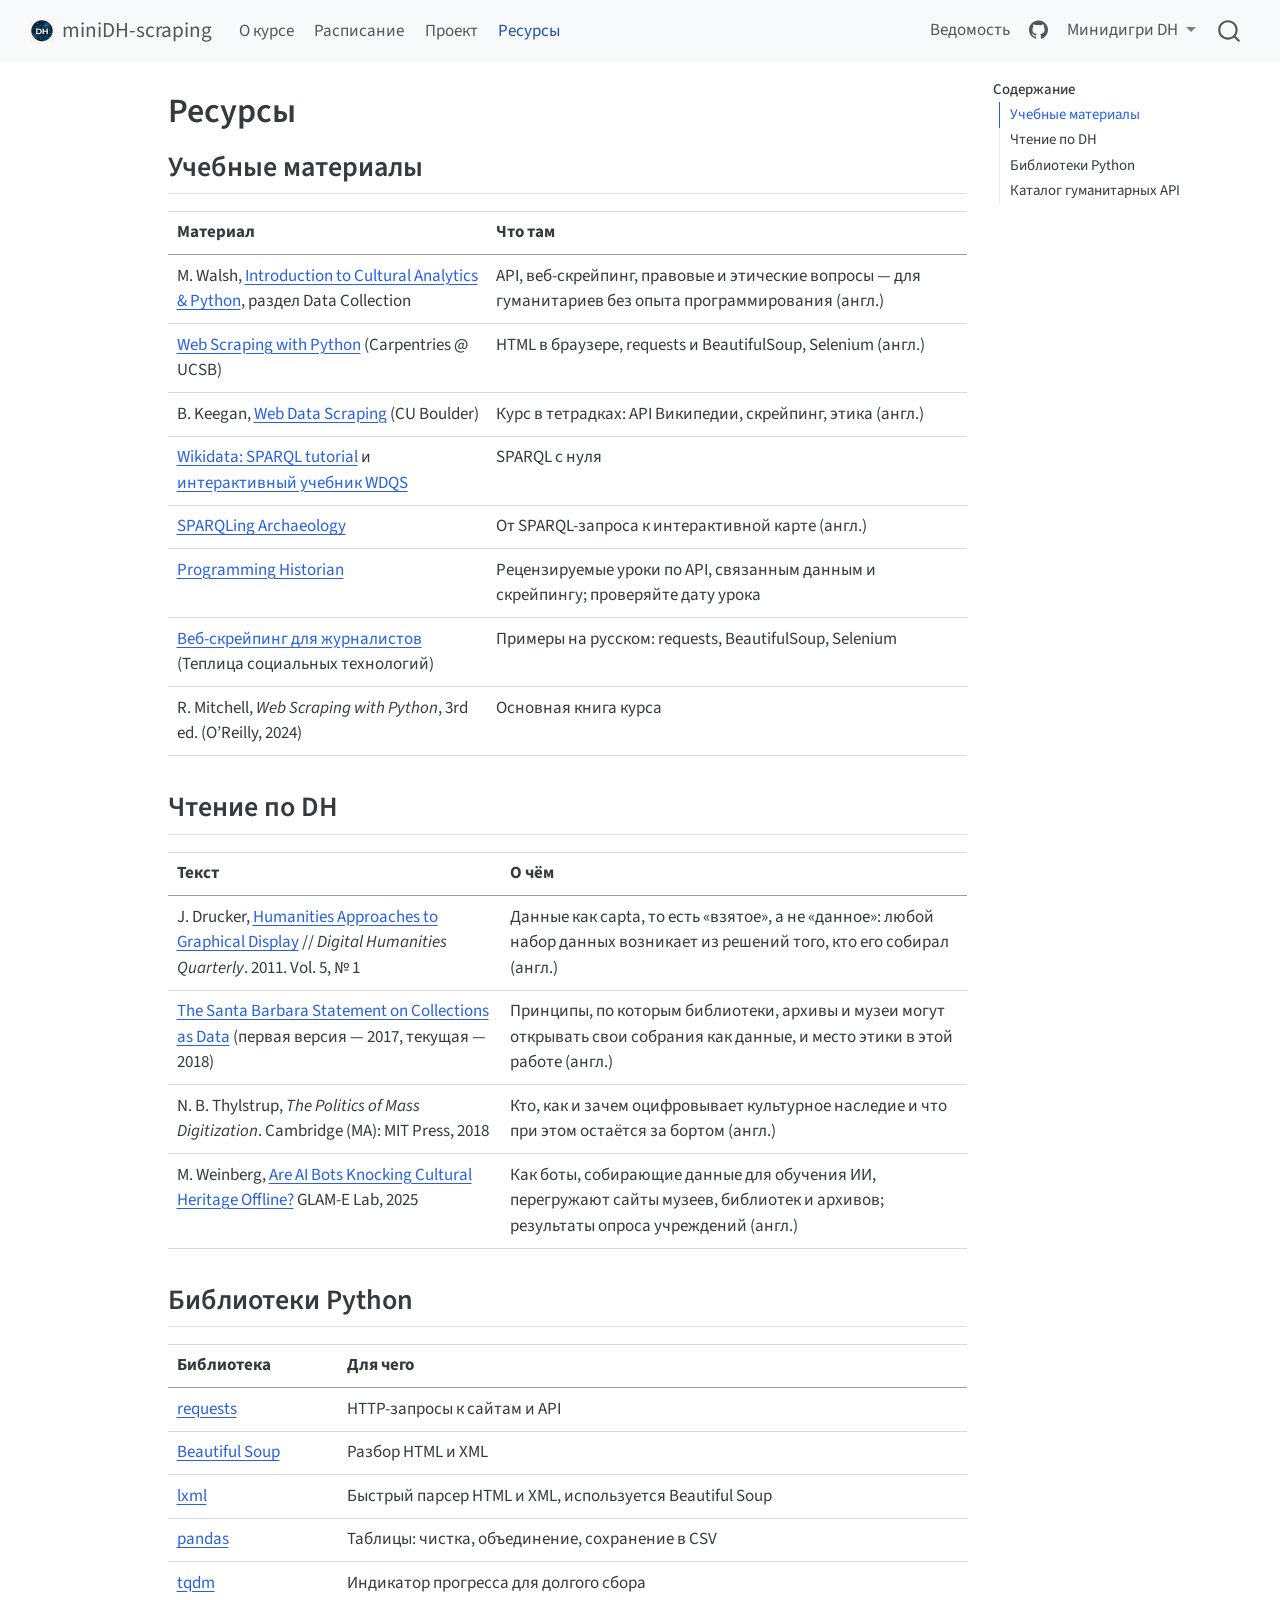
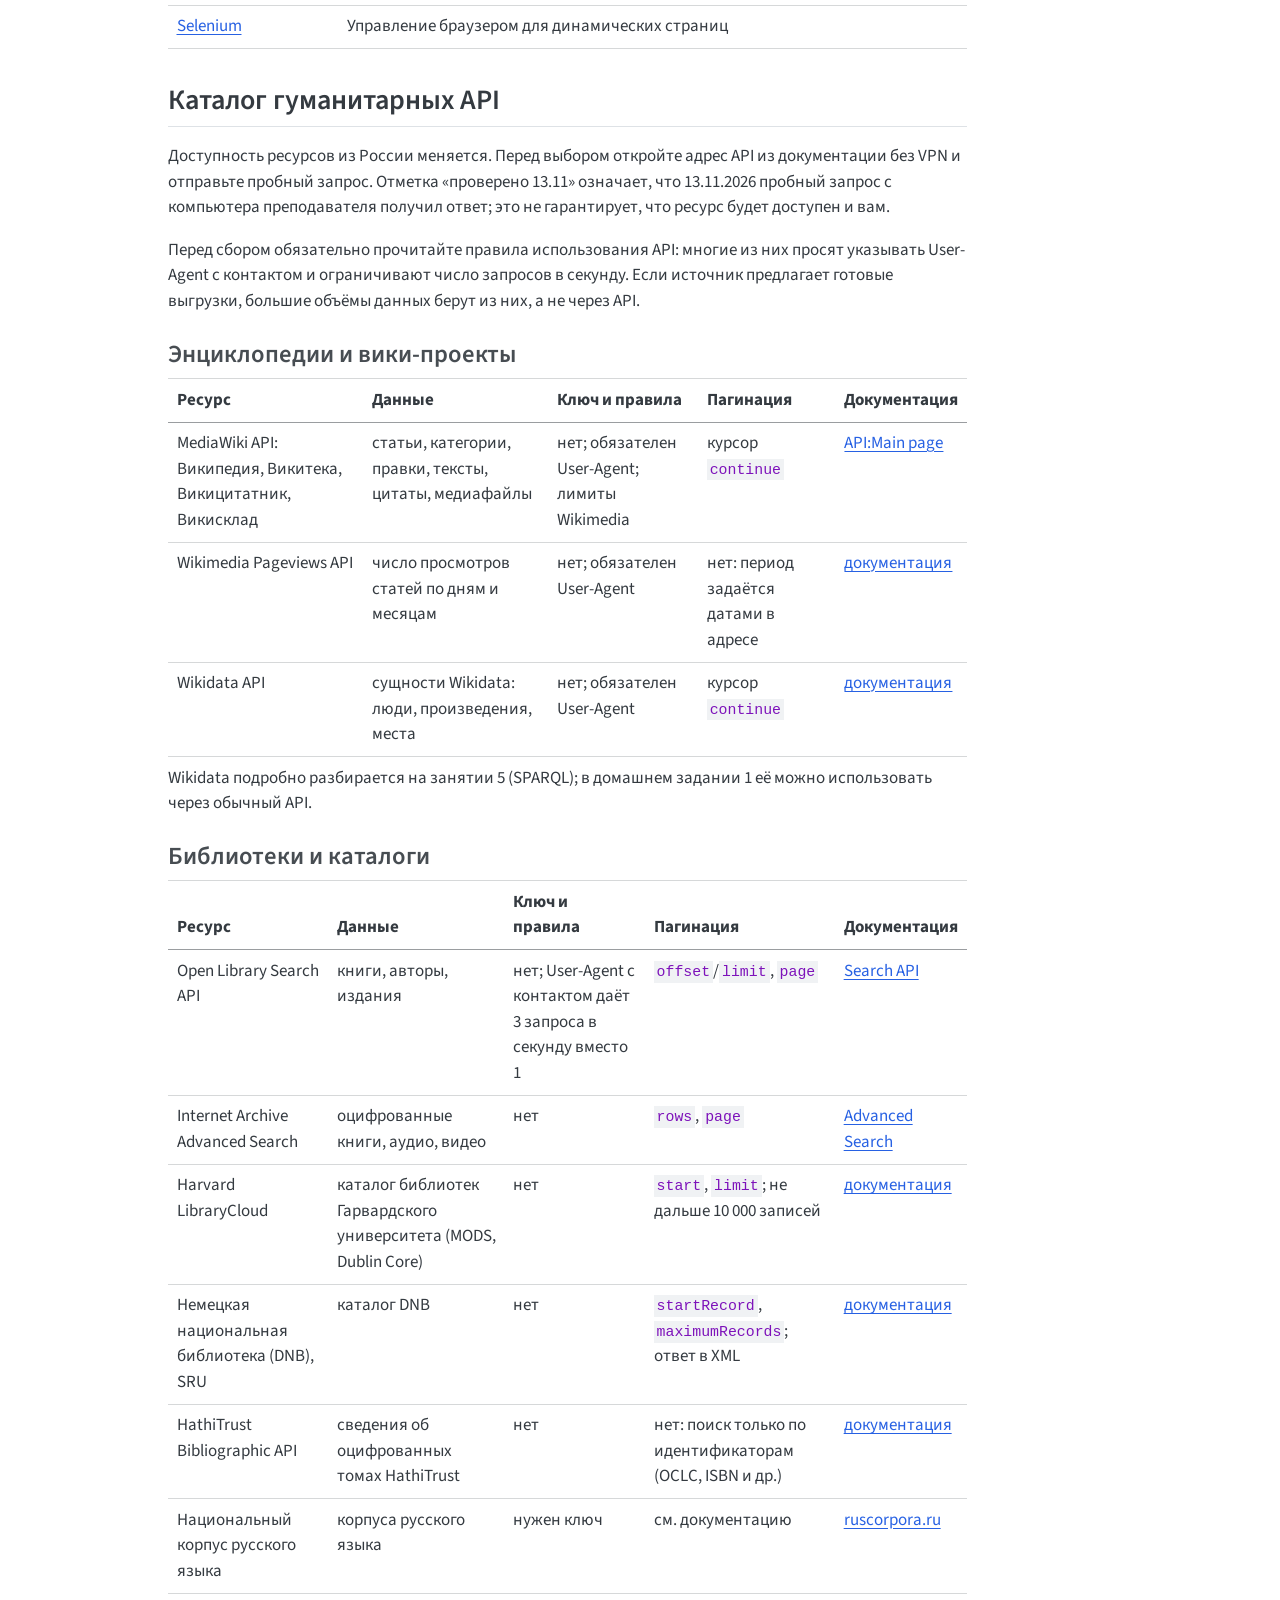
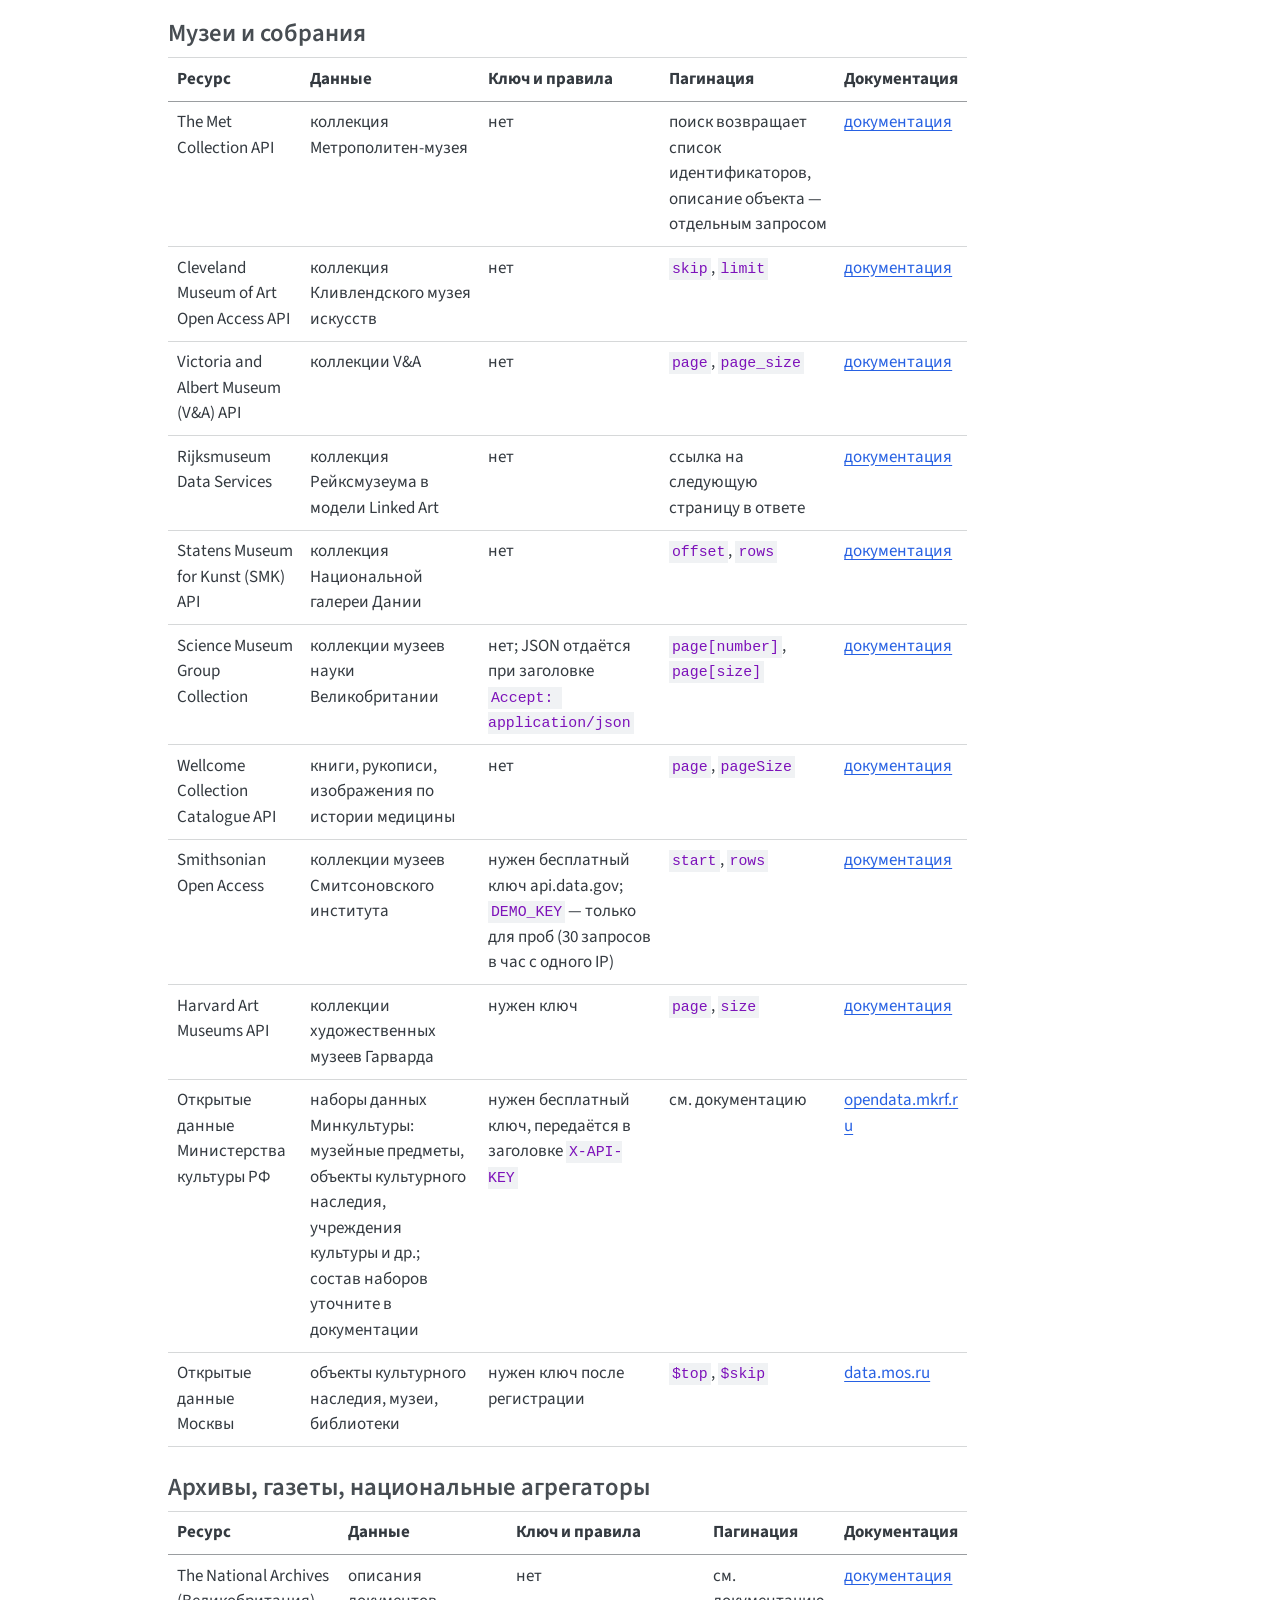
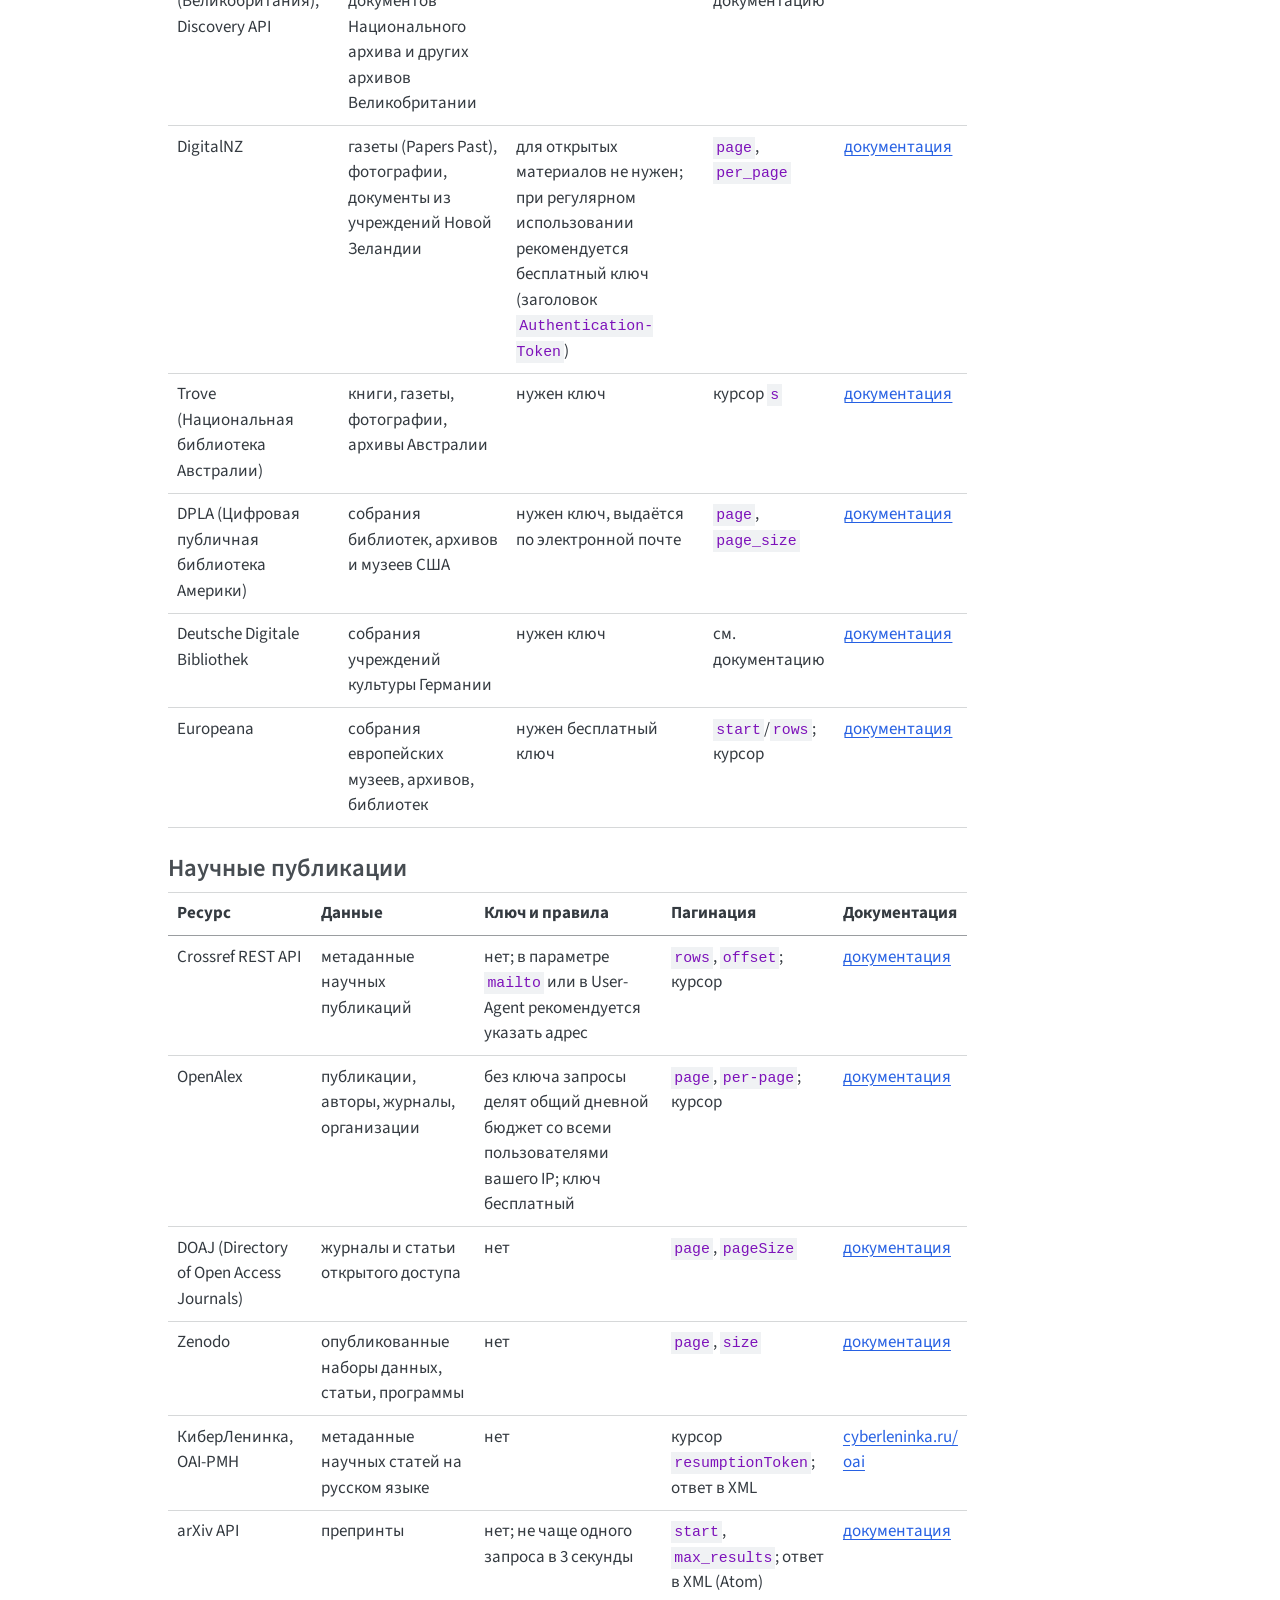
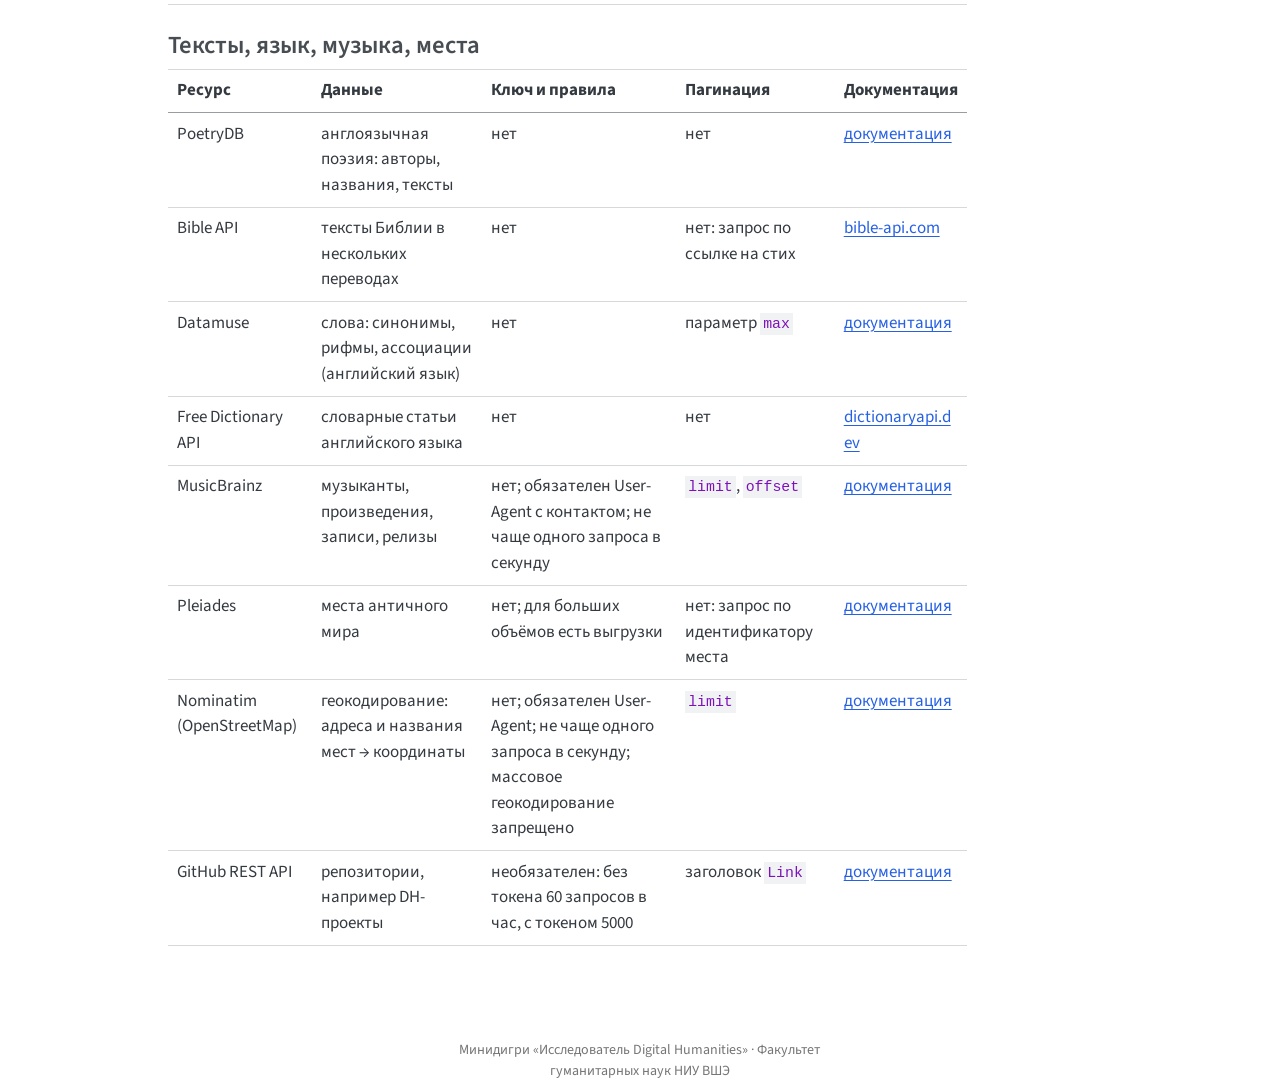
<file: docs/resources.html>
<!DOCTYPE html>
<html xmlns="http://www.w3.org/1999/xhtml" lang="ru" xml:lang="ru"><head>

<meta charset="utf-8">
<meta name="generator" content="quarto-1.9.35">

<meta name="viewport" content="width=device-width, initial-scale=1.0, user-scalable=yes">


<title>Ресурсы – miniDH-scraping</title>
<style>
/* Default styles provided by pandoc.
** See https://pandoc.org/MANUAL.html#variables-for-html for config info.
*/
code{white-space: pre-wrap;}
span.smallcaps{font-variant: small-caps;}
div.columns{display: flex; gap: min(4vw, 1.5em);}
div.column{flex: auto; overflow-x: auto;}
div.hanging-indent{margin-left: 1.5em; text-indent: -1.5em;}
ul.task-list{list-style: none;}
ul.task-list li input[type="checkbox"] {
  width: 0.8em;
  margin: 0 0.8em 0.2em -1em; /* quarto-specific, see https://github.com/quarto-dev/quarto-cli/issues/4556 */ 
  vertical-align: middle;
}
</style>


<script src="site_libs/quarto-nav/quarto-nav.js"></script>
<script src="site_libs/quarto-nav/headroom.min.js"></script>
<script src="site_libs/clipboard/clipboard.min.js"></script>
<script src="site_libs/quarto-search/autocomplete.umd.js"></script>
<script src="site_libs/quarto-search/fuse.min.js"></script>
<script src="site_libs/quarto-search/quarto-search.js"></script>
<meta name="quarto:offset" content="./">
<link href="./images/favicon.ico" rel="icon">
<script src="site_libs/quarto-html/quarto.js" type="module"></script>
<script src="site_libs/quarto-html/tabsets/tabsets.js" type="module"></script>
<script src="site_libs/quarto-html/popper.min.js"></script>
<script src="site_libs/quarto-html/tippy.umd.min.js"></script>
<script src="site_libs/quarto-html/anchor.min.js"></script>
<link href="site_libs/quarto-html/tippy.css" rel="stylesheet">
<link href="site_libs/quarto-html/quarto-syntax-highlighting-46f66b053e56abd73bb6e954d61a315b.css" rel="stylesheet" id="quarto-text-highlighting-styles">
<script src="site_libs/bootstrap/bootstrap.min.js"></script>
<link href="site_libs/bootstrap/bootstrap-icons.css" rel="stylesheet">
<link href="site_libs/bootstrap/bootstrap-a0f9fd0d421825b736dc1bbcbcba2219.min.css" rel="stylesheet" append-hash="true" id="quarto-bootstrap" data-mode="light">
<script id="quarto-search-options" type="application/json">{
  "location": "navbar",
  "copy-button": false,
  "collapse-after": 3,
  "panel-placement": "end",
  "type": "overlay",
  "limit": 50,
  "keyboard-shortcut": [
    "f",
    "/",
    "s"
  ],
  "show-item-context": false,
  "language": {
    "search-no-results-text": "Поиск не дал результатов",
    "search-matching-documents-text": "Результаты поиска",
    "search-copy-link-title": "Скопировать ссылку",
    "search-hide-matches-text": "Скрыть дополнительные результаты",
    "search-more-match-text": "дополнительный результат в этом документе",
    "search-more-matches-text": "дополнительных результата(-ов) в этом документе",
    "search-clear-button-title": "Очистить",
    "search-text-placeholder": "",
    "search-detached-cancel-button-title": "Отменить",
    "search-submit-button-title": "Найти",
    "search-label": "Поиск"
  }
}</script>


<link rel="stylesheet" href="styles.css">
</head>

<body class="nav-fixed quarto-light">

<div id="quarto-search-results"></div>
  <header id="quarto-header" class="headroom fixed-top">
    <nav class="navbar navbar-expand-lg " data-bs-theme="dark">
      <div class="navbar-container container-fluid">
      <div class="navbar-brand-container mx-auto">
    <a href="./index.html" class="navbar-brand navbar-brand-logo">
    <img src="./images/favicon-96x96.png" alt="" class="navbar-logo light-content">
    <img src="./images/favicon-96x96.png" alt="" class="navbar-logo dark-content">
    </a>
    <a class="navbar-brand" href="./index.html">
    <span class="navbar-title">miniDH-scraping</span>
    </a>
  </div>
            <div id="quarto-search" class="" title="Поиск"></div>
          <button class="navbar-toggler" type="button" data-bs-toggle="collapse" data-bs-target="#navbarCollapse" aria-controls="navbarCollapse" role="menu" aria-expanded="false" aria-label="Переключить навигацию" onclick="if (window.quartoToggleHeadroom) { window.quartoToggleHeadroom(); }">
  <span class="navbar-toggler-icon"></span>
</button>
          <div class="collapse navbar-collapse" id="navbarCollapse">
            <ul class="navbar-nav navbar-nav-scroll me-auto">
  <li class="nav-item">
    <a class="nav-link" href="./index.html"> 
<span class="menu-text">О курсе</span></a>
  </li>  
  <li class="nav-item">
    <a class="nav-link" href="./schedule.html"> 
<span class="menu-text">Расписание</span></a>
  </li>  
  <li class="nav-item">
    <a class="nav-link" href="./project.html"> 
<span class="menu-text">Проект</span></a>
  </li>  
  <li class="nav-item">
    <a class="nav-link active" href="./resources.html" aria-current="page"> 
<span class="menu-text">Ресурсы</span></a>
  </li>  
</ul>
            <ul class="navbar-nav navbar-nav-scroll ms-auto">
  <li class="nav-item">
    <a class="nav-link" href="https://docs.google.com/spreadsheets/d/1YAKlnOGF-Ej6AY3OVG7sF_o-0jT_M77J3J2FLPrb__o/edit?usp=sharing"> 
<span class="menu-text">Ведомость</span></a>
  </li>  
  <li class="nav-item compact">
    <a class="nav-link" href="https://github.com/Minidegree-DH/miniDH-scraping/blob/main"> <i class="bi bi-github" role="img">
</i> 
<span class="menu-text"></span></a>
  </li>  
  <li class="nav-item dropdown ">
    <a class="nav-link dropdown-toggle" href="#" id="nav-menu-dh" role="link" data-bs-toggle="dropdown" aria-expanded="false">
 <span class="menu-text">Минидигри DH</span>
    </a>
    <ul class="dropdown-menu dropdown-menu-end" aria-labelledby="nav-menu-dh">    
        <li>
    <a class="dropdown-item" href="https://always1ready.github.io/dh-tools/">
 <span class="dropdown-text">1. Цифровые технологии в профессиональной деятельности</span></a>
  </li>  
        <li>
    <a class="dropdown-item" href="https://minidegree-dh.github.io/miniDH-scraping/">
 <span class="dropdown-text">2. Сбор данных с Web-scraping и API</span></a>
  </li>  
        <li>
    <a class="dropdown-item" href="https://github.com/Minidegree-DH/miniDH-NLP-CV">
 <span class="dropdown-text">3. Основы работы с естественным языком и изображениями</span></a>
  </li>  
        <li>
    <a class="dropdown-item" href="https://github.com/Minidegree-DH/miniDH-ML">
 <span class="dropdown-text">4. Алгоритмы машинного обучения для текстов и изображений</span></a>
  </li>  
        <li><hr class="dropdown-divider"></li>
        <li>
    <a class="dropdown-item" href="https://github.com/Minidegree-DH/minidh-student-projects">
 <span class="dropdown-text">Студенческие проекты</span></a>
  </li>  
        <li>
    <a class="dropdown-item" href="https://github.com/Minidegree-DH">
 <span class="dropdown-text">Минидигри на GitHub</span></a>
  </li>  
    </ul>
  </li>
</ul>
          </div> <!-- /navcollapse -->
            <div class="quarto-navbar-tools">
</div>
      </div> <!-- /container-fluid -->
    </nav>
</header>
<!-- content -->
<div id="quarto-content" class="quarto-container page-columns page-rows-contents page-layout-article page-navbar">
<!-- sidebar -->
<!-- margin-sidebar -->
    <div id="quarto-margin-sidebar" class="sidebar margin-sidebar">
        <nav id="TOC" role="doc-toc" class="toc-active">
    <h2 id="toc-title">Содержание</h2>
   
  <ul>
  <li><a href="#учебные-материалы" id="toc-учебные-материалы" class="nav-link active" data-scroll-target="#учебные-материалы">Учебные материалы</a></li>
  <li><a href="#чтение-по-dh" id="toc-чтение-по-dh" class="nav-link" data-scroll-target="#чтение-по-dh">Чтение по DH</a></li>
  <li><a href="#библиотеки-python" id="toc-библиотеки-python" class="nav-link" data-scroll-target="#библиотеки-python">Библиотеки Python</a></li>
  <li><a href="#каталог-гуманитарных-api" id="toc-каталог-гуманитарных-api" class="nav-link" data-scroll-target="#каталог-гуманитарных-api">Каталог гуманитарных API</a>
  <ul class="collapse">
  <li><a href="#энциклопедии-и-вики-проекты" id="toc-энциклопедии-и-вики-проекты" class="nav-link" data-scroll-target="#энциклопедии-и-вики-проекты">Энциклопедии и вики-проекты</a></li>
  <li><a href="#библиотеки-и-каталоги" id="toc-библиотеки-и-каталоги" class="nav-link" data-scroll-target="#библиотеки-и-каталоги">Библиотеки и каталоги</a></li>
  <li><a href="#музеи-и-собрания" id="toc-музеи-и-собрания" class="nav-link" data-scroll-target="#музеи-и-собрания">Музеи и собрания</a></li>
  <li><a href="#архивы-газеты-национальные-агрегаторы" id="toc-архивы-газеты-национальные-агрегаторы" class="nav-link" data-scroll-target="#архивы-газеты-национальные-агрегаторы">Архивы, газеты, национальные агрегаторы</a></li>
  <li><a href="#научные-публикации" id="toc-научные-публикации" class="nav-link" data-scroll-target="#научные-публикации">Научные публикации</a></li>
  <li><a href="#тексты-язык-музыка-места" id="toc-тексты-язык-музыка-места" class="nav-link" data-scroll-target="#тексты-язык-музыка-места">Тексты, язык, музыка, места</a></li>
  </ul></li>
  </ul>
</nav>
    </div>
<!-- main -->
<main class="content" id="quarto-document-content">

<header id="title-block-header" class="quarto-title-block default">
<div class="quarto-title">
<h1 class="title">Ресурсы</h1>
</div>



<div class="quarto-title-meta">

    
  
    
  </div>
  


</header>


<section id="учебные-материалы" class="level2">
<h2 class="anchored" data-anchor-id="учебные-материалы">Учебные материалы</h2>
<table class="caption-top table">
<thead>
<tr class="header">
<th>Материал</th>
<th>Что там</th>
</tr>
</thead>
<tbody>
<tr class="odd">
<td>M. Walsh, <a href="https://melaniewalsh.github.io/Intro-Cultural-Analytics/">Introduction to Cultural Analytics &amp; Python</a>, раздел Data Collection</td>
<td>API, веб-скрейпинг, правовые и этические вопросы — для гуманитариев без опыта программирования (англ.)</td>
</tr>
<tr class="even">
<td><a href="https://carpentry.library.ucsb.edu/web-scraping-python/">Web Scraping with Python</a> (Carpentries @ UCSB)</td>
<td>HTML в браузере, requests и BeautifulSoup, Selenium (англ.)</td>
</tr>
<tr class="odd">
<td>B. Keegan, <a href="https://github.com/CU-ITSS/Web-Data-Scraping-S2021">Web Data Scraping</a> (CU Boulder)</td>
<td>Курс в тетрадках: API Википедии, скрейпинг, этика (англ.)</td>
</tr>
<tr class="even">
<td><a href="https://www.wikidata.org/wiki/Wikidata:SPARQL_tutorial">Wikidata: SPARQL tutorial</a> и <a href="https://wdqs-tutorial.toolforge.org/">интерактивный учебник WDQS</a></td>
<td>SPARQL с нуля</td>
</tr>
<tr class="odd">
<td><a href="https://n4o-rse.github.io/oer-001-sparqling-archaeology/">SPARQLing Archaeology</a></td>
<td>От SPARQL-запроса к интерактивной карте (англ.)</td>
</tr>
<tr class="even">
<td><a href="https://programminghistorian.org/">Programming Historian</a></td>
<td>Рецензируемые уроки по API, связанным данным и скрейпингу; проверяйте дату урока</td>
</tr>
<tr class="odd">
<td><a href="https://te-st.org/reports/web-scraping-course/">Веб-скрейпинг для журналистов</a> (Теплица социальных технологий)</td>
<td>Примеры на русском: requests, BeautifulSoup, Selenium</td>
</tr>
<tr class="even">
<td>R. Mitchell, <em>Web Scraping with Python</em>, 3rd ed.&nbsp;(O’Reilly, 2024)</td>
<td>Основная книга курса</td>
</tr>
</tbody>
</table>
</section>
<section id="чтение-по-dh" class="level2">
<h2 class="anchored" data-anchor-id="чтение-по-dh">Чтение по DH</h2>
<table class="caption-top table">
<thead>
<tr class="header">
<th>Текст</th>
<th>О чём</th>
</tr>
</thead>
<tbody>
<tr class="odd">
<td>J. Drucker, <a href="https://www.digitalhumanities.org/dhq/vol/5/1/000091/000091.html">Humanities Approaches to Graphical Display</a> // <em>Digital Humanities Quarterly</em>. 2011. Vol. 5, № 1</td>
<td>Данные как capta, то есть «взятое», а не «данное»: любой набор данных возникает из решений того, кто его собирал (англ.)</td>
</tr>
<tr class="even">
<td><a href="https://collectionsasdata.github.io/statement/">The Santa Barbara Statement on Collections as Data</a> (первая версия — 2017, текущая — 2018)</td>
<td>Принципы, по которым библиотеки, архивы и музеи могут открывать свои собрания как данные, и место этики в этой работе (англ.)</td>
</tr>
<tr class="odd">
<td>N. B. Thylstrup, <em>The Politics of Mass Digitization</em>. Cambridge (MA): MIT Press, 2018</td>
<td>Кто, как и зачем оцифровывает культурное наследие и что при этом остаётся за бортом (англ.)</td>
</tr>
<tr class="even">
<td>M. Weinberg, <a href="https://glamelab.org/products/are-ai-bots-knocking-cultural-heritage-offline/">Are AI Bots Knocking Cultural Heritage Offline?</a> GLAM-E Lab, 2025</td>
<td>Как боты, собирающие данные для обучения ИИ, перегружают сайты музеев, библиотек и архивов; результаты опроса учреждений (англ.)</td>
</tr>
</tbody>
</table>
</section>
<section id="библиотеки-python" class="level2">
<h2 class="anchored" data-anchor-id="библиотеки-python">Библиотеки Python</h2>
<table class="caption-top table">
<thead>
<tr class="header">
<th>Библиотека</th>
<th>Для чего</th>
</tr>
</thead>
<tbody>
<tr class="odd">
<td><a href="https://requests.readthedocs.io/">requests</a></td>
<td>HTTP-запросы к сайтам и API</td>
</tr>
<tr class="even">
<td><a href="https://www.crummy.com/software/BeautifulSoup/bs4/doc/">Beautiful Soup</a></td>
<td>Разбор HTML и XML</td>
</tr>
<tr class="odd">
<td><a href="https://lxml.de/">lxml</a></td>
<td>Быстрый парсер HTML и XML, используется Beautiful Soup</td>
</tr>
<tr class="even">
<td><a href="https://pandas.pydata.org/docs/">pandas</a></td>
<td>Таблицы: чистка, объединение, сохранение в CSV</td>
</tr>
<tr class="odd">
<td><a href="https://tqdm.github.io/">tqdm</a></td>
<td>Индикатор прогресса для долгого сбора</td>
</tr>
<tr class="even">
<td><a href="https://www.selenium.dev/documentation/webdriver/">Selenium</a></td>
<td>Управление браузером для динамических страниц</td>
</tr>
</tbody>
</table>
</section>
<section id="каталог-гуманитарных-api" class="level2">
<h2 class="anchored" data-anchor-id="каталог-гуманитарных-api">Каталог гуманитарных API</h2>
<p>Доступность ресурсов из России меняется. Перед выбором откройте адрес API из документации без VPN и отправьте пробный запрос. Отметка «проверено 13.11» означает, что 13.11.2026 пробный запрос с компьютера преподавателя получил ответ; это не гарантирует, что ресурс будет доступен и вам.</p>
<p>Перед сбором обязательно прочитайте правила использования API: многие из них просят указывать User-Agent с контактом и ограничивают число запросов в секунду. Если источник предлагает готовые выгрузки, большие объёмы данных берут из них, а не через API.</p>
<section id="энциклопедии-и-вики-проекты" class="level3">
<h3 class="anchored" data-anchor-id="энциклопедии-и-вики-проекты">Энциклопедии и вики-проекты</h3>
<table class="caption-top table">
<thead>
<tr class="header">
<th>Ресурс</th>
<th>Данные</th>
<th>Ключ и правила</th>
<th>Пагинация</th>
<th>Документация</th>
</tr>
</thead>
<tbody>
<tr class="odd">
<td>MediaWiki API: Википедия, Викитека, Викицитатник, Викисклад</td>
<td>статьи, категории, правки, тексты, цитаты, медиафайлы</td>
<td>нет; обязателен User-Agent; лимиты Wikimedia</td>
<td>курсор <code>continue</code></td>
<td><a href="https://www.mediawiki.org/wiki/API:Main_page">API:Main page</a></td>
</tr>
<tr class="even">
<td>Wikimedia Pageviews API</td>
<td>число просмотров статей по дням и месяцам</td>
<td>нет; обязателен User-Agent</td>
<td>нет: период задаётся датами в адресе</td>
<td><a href="https://doc.wikimedia.org/generated-data-platform/aqs/analytics-api/">документация</a></td>
</tr>
<tr class="odd">
<td>Wikidata API</td>
<td>сущности Wikidata: люди, произведения, места</td>
<td>нет; обязателен User-Agent</td>
<td>курсор <code>continue</code></td>
<td><a href="https://www.wikidata.org/wiki/Wikidata:Data_access">документация</a></td>
</tr>
</tbody>
</table>
<p>Wikidata подробно разбирается на занятии 5 (SPARQL); в домашнем задании 1 её можно использовать через обычный API.</p>
</section>
<section id="библиотеки-и-каталоги" class="level3">
<h3 class="anchored" data-anchor-id="библиотеки-и-каталоги">Библиотеки и каталоги</h3>
<table class="caption-top table">
<thead>
<tr class="header">
<th>Ресурс</th>
<th>Данные</th>
<th>Ключ и правила</th>
<th>Пагинация</th>
<th>Документация</th>
</tr>
</thead>
<tbody>
<tr class="odd">
<td>Open Library Search API</td>
<td>книги, авторы, издания</td>
<td>нет; User-Agent с контактом даёт 3 запроса в секунду вместо 1</td>
<td><code>offset</code>/<code>limit</code>, <code>page</code></td>
<td><a href="https://openlibrary.org/dev/docs/api/search">Search API</a></td>
</tr>
<tr class="even">
<td>Internet Archive Advanced Search</td>
<td>оцифрованные книги, аудио, видео</td>
<td>нет</td>
<td><code>rows</code>, <code>page</code></td>
<td><a href="https://archive.org/advancedsearch.php">Advanced Search</a></td>
</tr>
<tr class="odd">
<td>Harvard LibraryCloud</td>
<td>каталог библиотек Гарвардского университета (MODS, Dublin Core)</td>
<td>нет</td>
<td><code>start</code>, <code>limit</code>; не дальше 10 000 записей</td>
<td><a href="https://library.harvard.edu/services-tools/harvard-library-apis-datasets">документация</a></td>
</tr>
<tr class="even">
<td>Немецкая национальная библиотека (DNB), SRU</td>
<td>каталог DNB</td>
<td>нет</td>
<td><code>startRecord</code>, <code>maximumRecords</code>; ответ в XML</td>
<td><a href="https://www.dnb.de/EN/Professionell/Metadatendienste/Datenbezug/SRU/sru_node.html">документация</a></td>
</tr>
<tr class="odd">
<td>HathiTrust Bibliographic API</td>
<td>сведения об оцифрованных томах HathiTrust</td>
<td>нет</td>
<td>нет: поиск только по идентификаторам (OCLC, ISBN и др.)</td>
<td><a href="https://www.hathitrust.org/member-libraries/resources-for-librarians/data-resources/bibliographic-api/">документация</a></td>
</tr>
<tr class="even">
<td>Национальный корпус русского языка</td>
<td>корпуса русского языка</td>
<td>нужен ключ</td>
<td>см. документацию</td>
<td><a href="https://ruscorpora.ru/">ruscorpora.ru</a></td>
</tr>
</tbody>
</table>
</section>
<section id="музеи-и-собрания" class="level3">
<h3 class="anchored" data-anchor-id="музеи-и-собрания">Музеи и собрания</h3>
<table class="caption-top table">
<thead>
<tr class="header">
<th>Ресурс</th>
<th>Данные</th>
<th>Ключ и правила</th>
<th>Пагинация</th>
<th>Документация</th>
</tr>
</thead>
<tbody>
<tr class="odd">
<td>The Met Collection API</td>
<td>коллекция Метрополитен-музея</td>
<td>нет</td>
<td>поиск возвращает список идентификаторов, описание объекта — отдельным запросом</td>
<td><a href="https://metmuseum.github.io/">документация</a></td>
</tr>
<tr class="even">
<td>Cleveland Museum of Art Open Access API</td>
<td>коллекция Кливлендского музея искусств</td>
<td>нет</td>
<td><code>skip</code>, <code>limit</code></td>
<td><a href="https://openaccess-api.clevelandart.org/">документация</a></td>
</tr>
<tr class="odd">
<td>Victoria and Albert Museum (V&amp;A) API</td>
<td>коллекции V&amp;A</td>
<td>нет</td>
<td><code>page</code>, <code>page_size</code></td>
<td><a href="https://developers.vam.ac.uk/">документация</a></td>
</tr>
<tr class="even">
<td>Rijksmuseum Data Services</td>
<td>коллекция Рейксмузеума в модели Linked Art</td>
<td>нет</td>
<td>ссылка на следующую страницу в ответе</td>
<td><a href="https://data.rijksmuseum.nl/">документация</a></td>
</tr>
<tr class="odd">
<td>Statens Museum for Kunst (SMK) API</td>
<td>коллекция Национальной галереи Дании</td>
<td>нет</td>
<td><code>offset</code>, <code>rows</code></td>
<td><a href="https://smk.dk/en/article/smk-api">документация</a></td>
</tr>
<tr class="even">
<td>Science Museum Group Collection</td>
<td>коллекции музеев науки Великобритании</td>
<td>нет; JSON отдаётся при заголовке <code>Accept: application/json</code></td>
<td><code>page[number]</code>, <code>page[size]</code></td>
<td><a href="https://github.com/TheScienceMuseum/collectionsonline-api">документация</a></td>
</tr>
<tr class="odd">
<td>Wellcome Collection Catalogue API</td>
<td>книги, рукописи, изображения по истории медицины</td>
<td>нет</td>
<td><code>page</code>, <code>pageSize</code></td>
<td><a href="https://developers.wellcomecollection.org/">документация</a></td>
</tr>
<tr class="even">
<td>Smithsonian Open Access</td>
<td>коллекции музеев Смитсоновского института</td>
<td>нужен бесплатный ключ api.data.gov; <code>DEMO_KEY</code> — только для проб (30 запросов в час с одного IP)</td>
<td><code>start</code>, <code>rows</code></td>
<td><a href="https://edan.si.edu/openaccess/apidocs/">документация</a></td>
</tr>
<tr class="odd">
<td>Harvard Art Museums API</td>
<td>коллекции художественных музеев Гарварда</td>
<td>нужен ключ</td>
<td><code>page</code>, <code>size</code></td>
<td><a href="https://github.com/harvardartmuseums/api-docs">документация</a></td>
</tr>
<tr class="even">
<td>Открытые данные Министерства культуры РФ</td>
<td>наборы данных Минкультуры: музейные предметы, объекты культурного наследия, учреждения культуры и др.; состав наборов уточните в документации</td>
<td>нужен бесплатный ключ, передаётся в заголовке <code>X-API-KEY</code></td>
<td>см. документацию</td>
<td><a href="https://opendata.mkrf.ru/">opendata.mkrf.ru</a></td>
</tr>
<tr class="odd">
<td>Открытые данные Москвы</td>
<td>объекты культурного наследия, музеи, библиотеки</td>
<td>нужен ключ после регистрации</td>
<td><code>$top</code>, <code>$skip</code></td>
<td><a href="https://data.mos.ru">data.mos.ru</a></td>
</tr>
</tbody>
</table>
</section>
<section id="архивы-газеты-национальные-агрегаторы" class="level3">
<h3 class="anchored" data-anchor-id="архивы-газеты-национальные-агрегаторы">Архивы, газеты, национальные агрегаторы</h3>
<table class="caption-top table">
<thead>
<tr class="header">
<th>Ресурс</th>
<th>Данные</th>
<th>Ключ и правила</th>
<th>Пагинация</th>
<th>Документация</th>
</tr>
</thead>
<tbody>
<tr class="odd">
<td>The National Archives (Великобритания), Discovery API</td>
<td>описания документов Национального архива и других архивов Великобритании</td>
<td>нет</td>
<td>см. документацию</td>
<td><a href="https://discovery.nationalarchives.gov.uk/API/sandbox/index">документация</a></td>
</tr>
<tr class="even">
<td>DigitalNZ</td>
<td>газеты (Papers Past), фотографии, документы из учреждений Новой Зеландии</td>
<td>для открытых материалов не нужен; при регулярном использовании рекомендуется бесплатный ключ (заголовок <code>Authentication-Token</code>)</td>
<td><code>page</code>, <code>per_page</code></td>
<td><a href="https://digitalnz.org/developers/api-docs-v3">документация</a></td>
</tr>
<tr class="odd">
<td>Trove (Национальная библиотека Австралии)</td>
<td>книги, газеты, фотографии, архивы Австралии</td>
<td>нужен ключ</td>
<td>курсор <code>s</code></td>
<td><a href="https://trove.nla.gov.au/about/create-something/using-api">документация</a></td>
</tr>
<tr class="even">
<td>DPLA (Цифровая публичная библиотека Америки)</td>
<td>собрания библиотек, архивов и музеев США</td>
<td>нужен ключ, выдаётся по электронной почте</td>
<td><code>page</code>, <code>page_size</code></td>
<td><a href="https://pro.dp.la/developers/api-codex">документация</a></td>
</tr>
<tr class="odd">
<td>Deutsche Digitale Bibliothek</td>
<td>собрания учреждений культуры Германии</td>
<td>нужен ключ</td>
<td>см. документацию</td>
<td><a href="https://api.deutsche-digitale-bibliothek.de/">документация</a></td>
</tr>
<tr class="even">
<td>Europeana</td>
<td>собрания европейских музеев, архивов, библиотек</td>
<td>нужен бесплатный ключ</td>
<td><code>start</code>/<code>rows</code>; курсор</td>
<td><a href="https://pro.europeana.eu/page/apis">документация</a></td>
</tr>
</tbody>
</table>
</section>
<section id="научные-публикации" class="level3">
<h3 class="anchored" data-anchor-id="научные-публикации">Научные публикации</h3>
<table class="caption-top table">
<thead>
<tr class="header">
<th>Ресурс</th>
<th>Данные</th>
<th>Ключ и правила</th>
<th>Пагинация</th>
<th>Документация</th>
</tr>
</thead>
<tbody>
<tr class="odd">
<td>Crossref REST API</td>
<td>метаданные научных публикаций</td>
<td>нет; в параметре <code>mailto</code> или в User-Agent рекомендуется указать адрес</td>
<td><code>rows</code>, <code>offset</code>; курсор</td>
<td><a href="https://api.crossref.org/swagger-ui/index.html">документация</a></td>
</tr>
<tr class="even">
<td>OpenAlex</td>
<td>публикации, авторы, журналы, организации</td>
<td>без ключа запросы делят общий дневной бюджет со всеми пользователями вашего IP; ключ бесплатный</td>
<td><code>page</code>, <code>per-page</code>; курсор</td>
<td><a href="https://docs.openalex.org/">документация</a></td>
</tr>
<tr class="odd">
<td>DOAJ (Directory of Open Access Journals)</td>
<td>журналы и статьи открытого доступа</td>
<td>нет</td>
<td><code>page</code>, <code>pageSize</code></td>
<td><a href="https://doaj.org/api/docs">документация</a></td>
</tr>
<tr class="even">
<td>Zenodo</td>
<td>опубликованные наборы данных, статьи, программы</td>
<td>нет</td>
<td><code>page</code>, <code>size</code></td>
<td><a href="https://developers.zenodo.org/">документация</a></td>
</tr>
<tr class="odd">
<td>КиберЛенинка, OAI-PMH</td>
<td>метаданные научных статей на русском языке</td>
<td>нет</td>
<td>курсор <code>resumptionToken</code>; ответ в XML</td>
<td><a href="https://cyberleninka.ru/oai?verb=Identify">cyberleninka.ru/oai</a></td>
</tr>
<tr class="even">
<td>arXiv API</td>
<td>препринты</td>
<td>нет; не чаще одного запроса в 3 секунды</td>
<td><code>start</code>, <code>max_results</code>; ответ в XML (Atom)</td>
<td><a href="https://info.arxiv.org/help/api/index.html">документация</a></td>
</tr>
</tbody>
</table>
</section>
<section id="тексты-язык-музыка-места" class="level3">
<h3 class="anchored" data-anchor-id="тексты-язык-музыка-места">Тексты, язык, музыка, места</h3>
<table class="caption-top table">
<thead>
<tr class="header">
<th>Ресурс</th>
<th>Данные</th>
<th>Ключ и правила</th>
<th>Пагинация</th>
<th>Документация</th>
</tr>
</thead>
<tbody>
<tr class="odd">
<td>PoetryDB</td>
<td>англоязычная поэзия: авторы, названия, тексты</td>
<td>нет</td>
<td>нет</td>
<td><a href="https://github.com/thundercomb/poetrydb">документация</a></td>
</tr>
<tr class="even">
<td>Bible API</td>
<td>тексты Библии в нескольких переводах</td>
<td>нет</td>
<td>нет: запрос по ссылке на стих</td>
<td><a href="https://bible-api.com/">bible-api.com</a></td>
</tr>
<tr class="odd">
<td>Datamuse</td>
<td>слова: синонимы, рифмы, ассоциации (английский язык)</td>
<td>нет</td>
<td>параметр <code>max</code></td>
<td><a href="https://www.datamuse.com/api/">документация</a></td>
</tr>
<tr class="even">
<td>Free Dictionary API</td>
<td>словарные статьи английского языка</td>
<td>нет</td>
<td>нет</td>
<td><a href="https://dictionaryapi.dev/">dictionaryapi.dev</a></td>
</tr>
<tr class="odd">
<td>MusicBrainz</td>
<td>музыканты, произведения, записи, релизы</td>
<td>нет; обязателен User-Agent с контактом; не чаще одного запроса в секунду</td>
<td><code>limit</code>, <code>offset</code></td>
<td><a href="https://musicbrainz.org/doc/MusicBrainz_API">документация</a></td>
</tr>
<tr class="even">
<td>Pleiades</td>
<td>места античного мира</td>
<td>нет; для больших объёмов есть выгрузки</td>
<td>нет: запрос по идентификатору места</td>
<td><a href="https://pleiades.stoa.org/help/api">документация</a></td>
</tr>
<tr class="odd">
<td>Nominatim (OpenStreetMap)</td>
<td>геокодирование: адреса и названия мест → координаты</td>
<td>нет; обязателен User-Agent; не чаще одного запроса в секунду; массовое геокодирование запрещено</td>
<td><code>limit</code></td>
<td><a href="https://nominatim.org/release-docs/latest/api/Overview/">документация</a></td>
</tr>
<tr class="even">
<td>GitHub REST API</td>
<td>репозитории, например DH-проекты</td>
<td>необязателен: без токена 60 запросов в час, с токеном 5000</td>
<td>заголовок <code>Link</code></td>
<td><a href="https://docs.github.com/en/rest">документация</a></td>
</tr>
</tbody>
</table>


</section>
</section>

</main> <!-- /main -->
<script id="quarto-html-after-body" type="application/javascript">
  window.document.addEventListener("DOMContentLoaded", function (event) {
    const icon = "";
    const anchorJS = new window.AnchorJS();
    anchorJS.options = {
      placement: 'right',
      icon: icon
    };
    anchorJS.add('.anchored');
    const isCodeAnnotation = (el) => {
      for (const clz of el.classList) {
        if (clz.startsWith('code-annotation-')) {                     
          return true;
        }
      }
      return false;
    }
    const onCopySuccess = function(e) {
      // button target
      const button = e.trigger;
      // don't keep focus
      button.blur();
      // flash "checked"
      button.classList.add('code-copy-button-checked');
      var currentTitle = button.getAttribute("title");
      button.setAttribute("title", "Скопировано");
      let tooltip;
      if (window.bootstrap) {
        button.setAttribute("data-bs-toggle", "tooltip");
        button.setAttribute("data-bs-placement", "left");
        button.setAttribute("data-bs-title", "Скопировано");
        tooltip = new bootstrap.Tooltip(button, 
          { trigger: "manual", 
            customClass: "code-copy-button-tooltip",
            offset: [0, -8]});
        tooltip.show();    
      }
      setTimeout(function() {
        if (tooltip) {
          tooltip.hide();
          button.removeAttribute("data-bs-title");
          button.removeAttribute("data-bs-toggle");
          button.removeAttribute("data-bs-placement");
        }
        button.setAttribute("title", currentTitle);
        button.classList.remove('code-copy-button-checked');
      }, 1000);
      // clear code selection
      e.clearSelection();
    }
    const getTextToCopy = function(trigger) {
      const outerScaffold = trigger.parentElement.cloneNode(true);
      const codeEl = outerScaffold.querySelector('code');
      for (const childEl of codeEl.children) {
        if (isCodeAnnotation(childEl)) {
          childEl.remove();
        }
      }
      return codeEl.innerText;
    }
    const clipboard = new window.ClipboardJS('.code-copy-button:not([data-in-quarto-modal])', {
      text: getTextToCopy
    });
    clipboard.on('success', onCopySuccess);
    if (window.document.getElementById('quarto-embedded-source-code-modal')) {
      const clipboardModal = new window.ClipboardJS('.code-copy-button[data-in-quarto-modal]', {
        text: getTextToCopy,
        container: window.document.getElementById('quarto-embedded-source-code-modal')
      });
      clipboardModal.on('success', onCopySuccess);
    }
      var localhostRegex = new RegExp(/^(?:http|https):\/\/localhost\:?[0-9]*\//);
      var mailtoRegex = new RegExp(/^mailto:/);
        var filterRegex = new RegExp("https:\/\/minidegree-dh\.github\.io\/miniDH-scraping\/");
      var isInternal = (href) => {
          return filterRegex.test(href) || localhostRegex.test(href) || mailtoRegex.test(href);
      }
      // Inspect non-navigation links and adorn them if external
     var links = window.document.querySelectorAll('a[href]:not(.nav-link):not(.navbar-brand):not(.toc-action):not(.sidebar-link):not(.sidebar-item-toggle):not(.pagination-link):not(.no-external):not([aria-hidden]):not(.dropdown-item):not(.quarto-navigation-tool):not(.about-link)');
      for (var i=0; i<links.length; i++) {
        const link = links[i];
        if (!isInternal(link.href)) {
          // undo the damage that might have been done by quarto-nav.js in the case of
          // links that we want to consider external
          if (link.dataset.originalHref !== undefined) {
            link.href = link.dataset.originalHref;
          }
        }
      }
    function tippyHover(el, contentFn, onTriggerFn, onUntriggerFn) {
      const config = {
        allowHTML: true,
        maxWidth: 500,
        delay: 100,
        arrow: false,
        appendTo: function(el) {
            return el.parentElement;
        },
        interactive: true,
        interactiveBorder: 10,
        theme: 'quarto',
        placement: 'bottom-start',
      };
      if (contentFn) {
        config.content = contentFn;
      }
      if (onTriggerFn) {
        config.onTrigger = onTriggerFn;
      }
      if (onUntriggerFn) {
        config.onUntrigger = onUntriggerFn;
      }
      window.tippy(el, config); 
    }
    const noterefs = window.document.querySelectorAll('a[role="doc-noteref"]');
    for (var i=0; i<noterefs.length; i++) {
      const ref = noterefs[i];
      tippyHover(ref, function() {
        // use id or data attribute instead here
        let href = ref.getAttribute('data-footnote-href') || ref.getAttribute('href');
        try { href = new URL(href).hash; } catch {}
        const id = href.replace(/^#\/?/, "");
        const note = window.document.getElementById(id);
        if (note) {
          return note.innerHTML;
        } else {
          return "";
        }
      });
    }
    const xrefs = window.document.querySelectorAll('a.quarto-xref');
    const processXRef = (id, note) => {
      // Strip column container classes
      const stripColumnClz = (el) => {
        el.classList.remove("page-full", "page-columns");
        if (el.children) {
          for (const child of el.children) {
            stripColumnClz(child);
          }
        }
      }
      stripColumnClz(note)
      if (id === null || id.startsWith('sec-')) {
        // Special case sections, only their first couple elements
        const container = document.createElement("div");
        if (note.children && note.children.length > 2) {
          container.appendChild(note.children[0].cloneNode(true));
          for (let i = 1; i < note.children.length; i++) {
            const child = note.children[i];
            if (child.tagName === "P" && child.innerText === "") {
              continue;
            } else {
              container.appendChild(child.cloneNode(true));
              break;
            }
          }
          if (window.Quarto?.typesetMath) {
            window.Quarto.typesetMath(container);
          }
          return container.innerHTML
        } else {
          if (window.Quarto?.typesetMath) {
            window.Quarto.typesetMath(note);
          }
          return note.innerHTML;
        }
      } else {
        // Remove any anchor links if they are present
        const anchorLink = note.querySelector('a.anchorjs-link');
        if (anchorLink) {
          anchorLink.remove();
        }
        if (window.Quarto?.typesetMath) {
          window.Quarto.typesetMath(note);
        }
        if (note.classList.contains("callout")) {
          return note.outerHTML;
        } else {
          return note.innerHTML;
        }
      }
    }
    for (var i=0; i<xrefs.length; i++) {
      const xref = xrefs[i];
      tippyHover(xref, undefined, function(instance) {
        instance.disable();
        let url = xref.getAttribute('href');
        let hash = undefined; 
        if (url.startsWith('#')) {
          hash = url;
        } else {
          try { hash = new URL(url).hash; } catch {}
        }
        if (hash) {
          const id = hash.replace(/^#\/?/, "");
          const note = window.document.getElementById(id);
          if (note !== null) {
            try {
              const html = processXRef(id, note.cloneNode(true));
              instance.setContent(html);
            } finally {
              instance.enable();
              instance.show();
            }
          } else {
            // See if we can fetch this
            fetch(url.split('#')[0])
            .then(res => res.text())
            .then(html => {
              const parser = new DOMParser();
              const htmlDoc = parser.parseFromString(html, "text/html");
              const note = htmlDoc.getElementById(id);
              if (note !== null) {
                const html = processXRef(id, note);
                instance.setContent(html);
              } 
            }).finally(() => {
              instance.enable();
              instance.show();
            });
          }
        } else {
          // See if we can fetch a full url (with no hash to target)
          // This is a special case and we should probably do some content thinning / targeting
          fetch(url)
          .then(res => res.text())
          .then(html => {
            const parser = new DOMParser();
            const htmlDoc = parser.parseFromString(html, "text/html");
            const note = htmlDoc.querySelector('main.content');
            if (note !== null) {
              // This should only happen for chapter cross references
              // (since there is no id in the URL)
              // remove the first header
              if (note.children.length > 0 && note.children[0].tagName === "HEADER") {
                note.children[0].remove();
              }
              const html = processXRef(null, note);
              instance.setContent(html);
            } 
          }).finally(() => {
            instance.enable();
            instance.show();
          });
        }
      }, function(instance) {
      });
    }
        let selectedAnnoteEl;
        const selectorForAnnotation = ( cell, annotation) => {
          let cellAttr = 'data-code-cell="' + cell + '"';
          let lineAttr = 'data-code-annotation="' +  annotation + '"';
          const selector = 'span[' + cellAttr + '][' + lineAttr + ']';
          return selector;
        }
        const selectCodeLines = (annoteEl) => {
          const doc = window.document;
          const targetCell = annoteEl.getAttribute("data-target-cell");
          const targetAnnotation = annoteEl.getAttribute("data-target-annotation");
          const annoteSpan = window.document.querySelector(selectorForAnnotation(targetCell, targetAnnotation));
          const lines = annoteSpan.getAttribute("data-code-lines").split(",");
          const lineIds = lines.map((line) => {
            return targetCell + "-" + line;
          })
          let top = null;
          let height = null;
          let parent = null;
          if (lineIds.length > 0) {
              //compute the position of the single el (top and bottom and make a div)
              const el = window.document.getElementById(lineIds[0]);
              top = el.offsetTop;
              height = el.offsetHeight;
              parent = el.parentElement.parentElement;
            if (lineIds.length > 1) {
              const lastEl = window.document.getElementById(lineIds[lineIds.length - 1]);
              const bottom = lastEl.offsetTop + lastEl.offsetHeight;
              height = bottom - top;
            }
            if (top !== null && height !== null && parent !== null) {
              // cook up a div (if necessary) and position it 
              let div = window.document.getElementById("code-annotation-line-highlight");
              if (div === null) {
                div = window.document.createElement("div");
                div.setAttribute("id", "code-annotation-line-highlight");
                div.style.position = 'absolute';
                parent.appendChild(div);
              }
              div.style.top = top - 2 + "px";
              div.style.height = height + 4 + "px";
              div.style.left = 0;
              let gutterDiv = window.document.getElementById("code-annotation-line-highlight-gutter");
              if (gutterDiv === null) {
                gutterDiv = window.document.createElement("div");
                gutterDiv.setAttribute("id", "code-annotation-line-highlight-gutter");
                gutterDiv.style.position = 'absolute';
                const codeCell = window.document.getElementById(targetCell);
                const gutter = codeCell.querySelector('.code-annotation-gutter');
                gutter.appendChild(gutterDiv);
              }
              gutterDiv.style.top = top - 2 + "px";
              gutterDiv.style.height = height + 4 + "px";
            }
            selectedAnnoteEl = annoteEl;
          }
        };
        const unselectCodeLines = () => {
          const elementsIds = ["code-annotation-line-highlight", "code-annotation-line-highlight-gutter"];
          elementsIds.forEach((elId) => {
            const div = window.document.getElementById(elId);
            if (div) {
              div.remove();
            }
          });
          selectedAnnoteEl = undefined;
        };
          // Handle positioning of the toggle
      window.addEventListener(
        "resize",
        throttle(() => {
          elRect = undefined;
          if (selectedAnnoteEl) {
            selectCodeLines(selectedAnnoteEl);
          }
        }, 10)
      );
      function throttle(fn, ms) {
      let throttle = false;
      let timer;
        return (...args) => {
          if(!throttle) { // first call gets through
              fn.apply(this, args);
              throttle = true;
          } else { // all the others get throttled
              if(timer) clearTimeout(timer); // cancel #2
              timer = setTimeout(() => {
                fn.apply(this, args);
                timer = throttle = false;
              }, ms);
          }
        };
      }
        // Attach click handler to the DT
        const annoteDls = window.document.querySelectorAll('dt[data-target-cell]');
        for (const annoteDlNode of annoteDls) {
          annoteDlNode.addEventListener('click', (event) => {
            const clickedEl = event.target;
            if (clickedEl !== selectedAnnoteEl) {
              unselectCodeLines();
              const activeEl = window.document.querySelector('dt[data-target-cell].code-annotation-active');
              if (activeEl) {
                activeEl.classList.remove('code-annotation-active');
              }
              selectCodeLines(clickedEl);
              clickedEl.classList.add('code-annotation-active');
            } else {
              // Unselect the line
              unselectCodeLines();
              clickedEl.classList.remove('code-annotation-active');
            }
          });
        }
    const findCites = (el) => {
      const parentEl = el.parentElement;
      if (parentEl) {
        const cites = parentEl.dataset.cites;
        if (cites) {
          return {
            el,
            cites: cites.split(' ')
          };
        } else {
          return findCites(el.parentElement)
        }
      } else {
        return undefined;
      }
    };
    var bibliorefs = window.document.querySelectorAll('a[role="doc-biblioref"]');
    for (var i=0; i<bibliorefs.length; i++) {
      const ref = bibliorefs[i];
      const citeInfo = findCites(ref);
      if (citeInfo) {
        tippyHover(citeInfo.el, function() {
          var popup = window.document.createElement('div');
          citeInfo.cites.forEach(function(cite) {
            var citeDiv = window.document.createElement('div');
            citeDiv.classList.add('hanging-indent');
            citeDiv.classList.add('csl-entry');
            var biblioDiv = window.document.getElementById('ref-' + cite);
            if (biblioDiv) {
              citeDiv.innerHTML = biblioDiv.innerHTML;
            }
            popup.appendChild(citeDiv);
          });
          return popup.innerHTML;
        });
      }
    }
  });
  </script>
</div> <!-- /content -->
<footer class="footer">
  <div class="nav-footer">
    <div class="nav-footer-left">
      &nbsp;
    </div>   
    <div class="nav-footer-center">
<p>Минидигри «Исследователь Digital Humanities» · Факультет гуманитарных наук НИУ ВШЭ</p>
</div>
    <div class="nav-footer-right">
      &nbsp;
    </div>
  </div>
</footer>




</body></html>
</file>
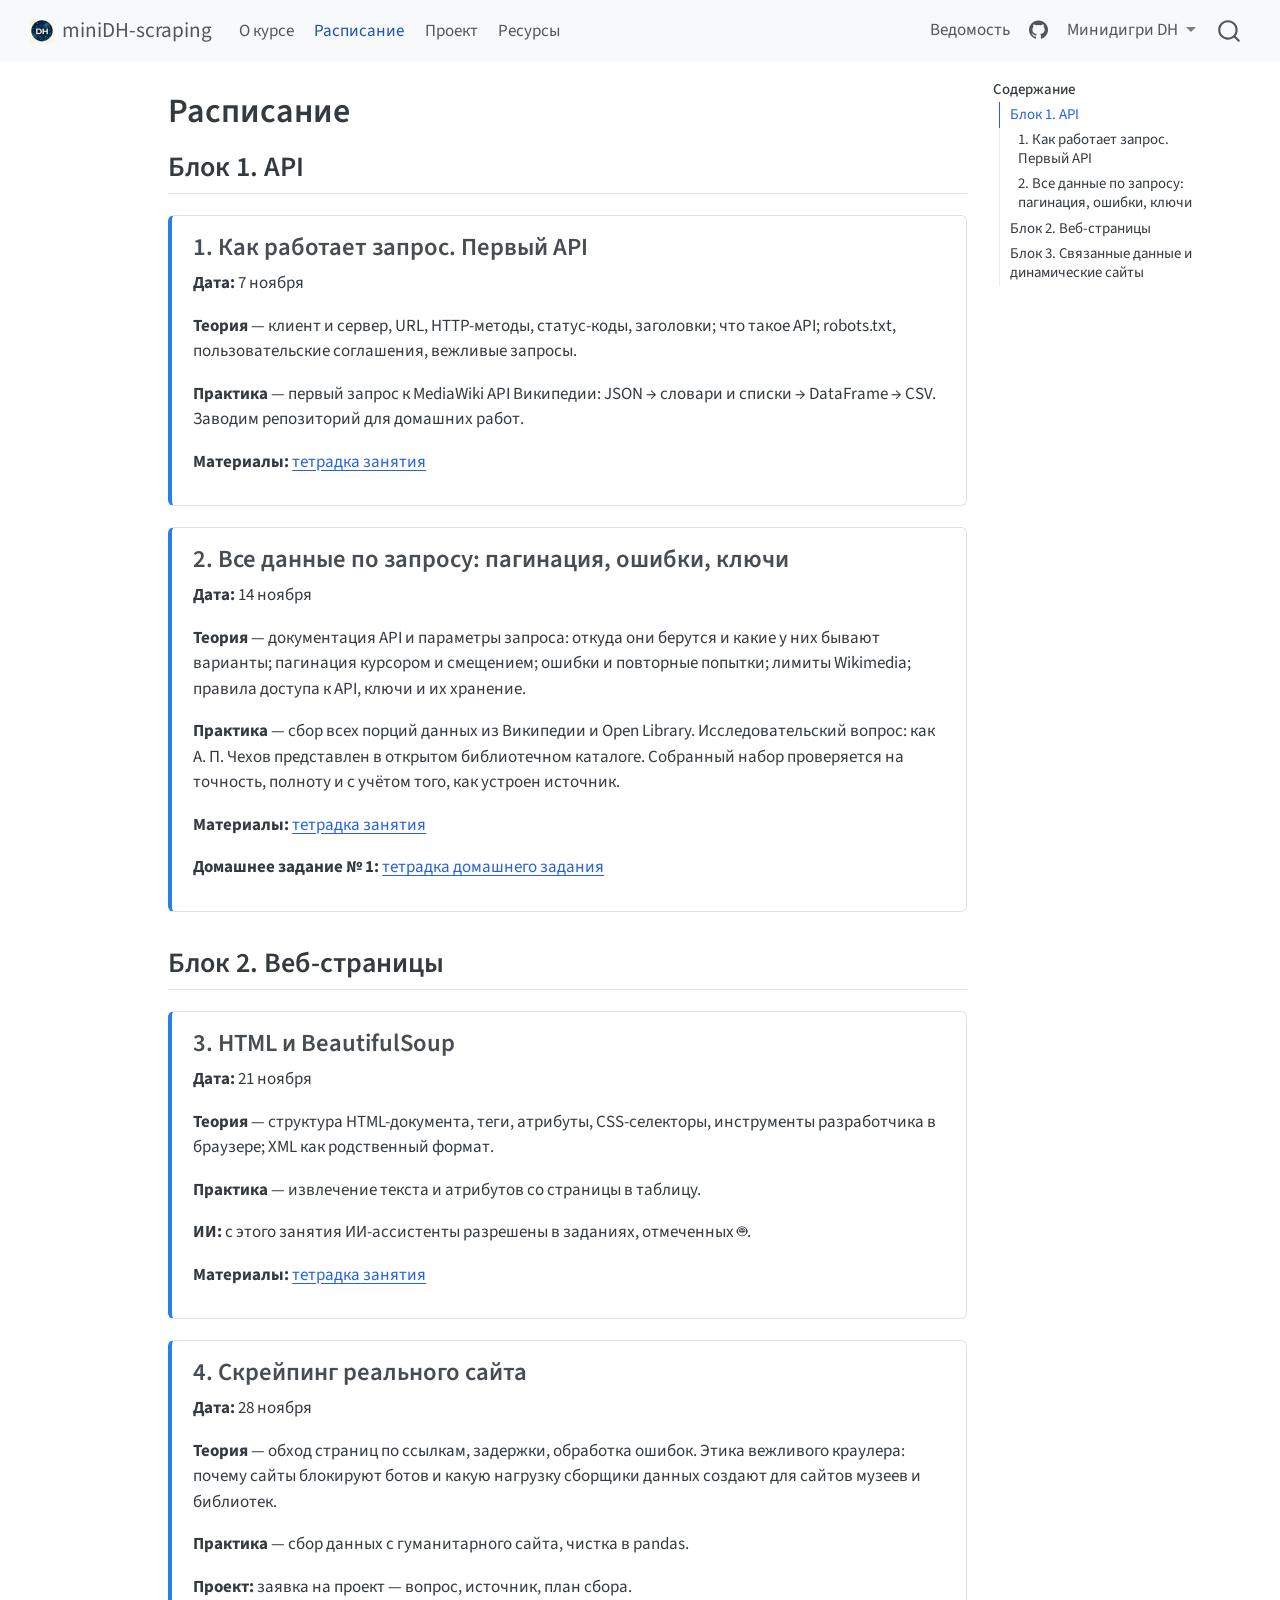
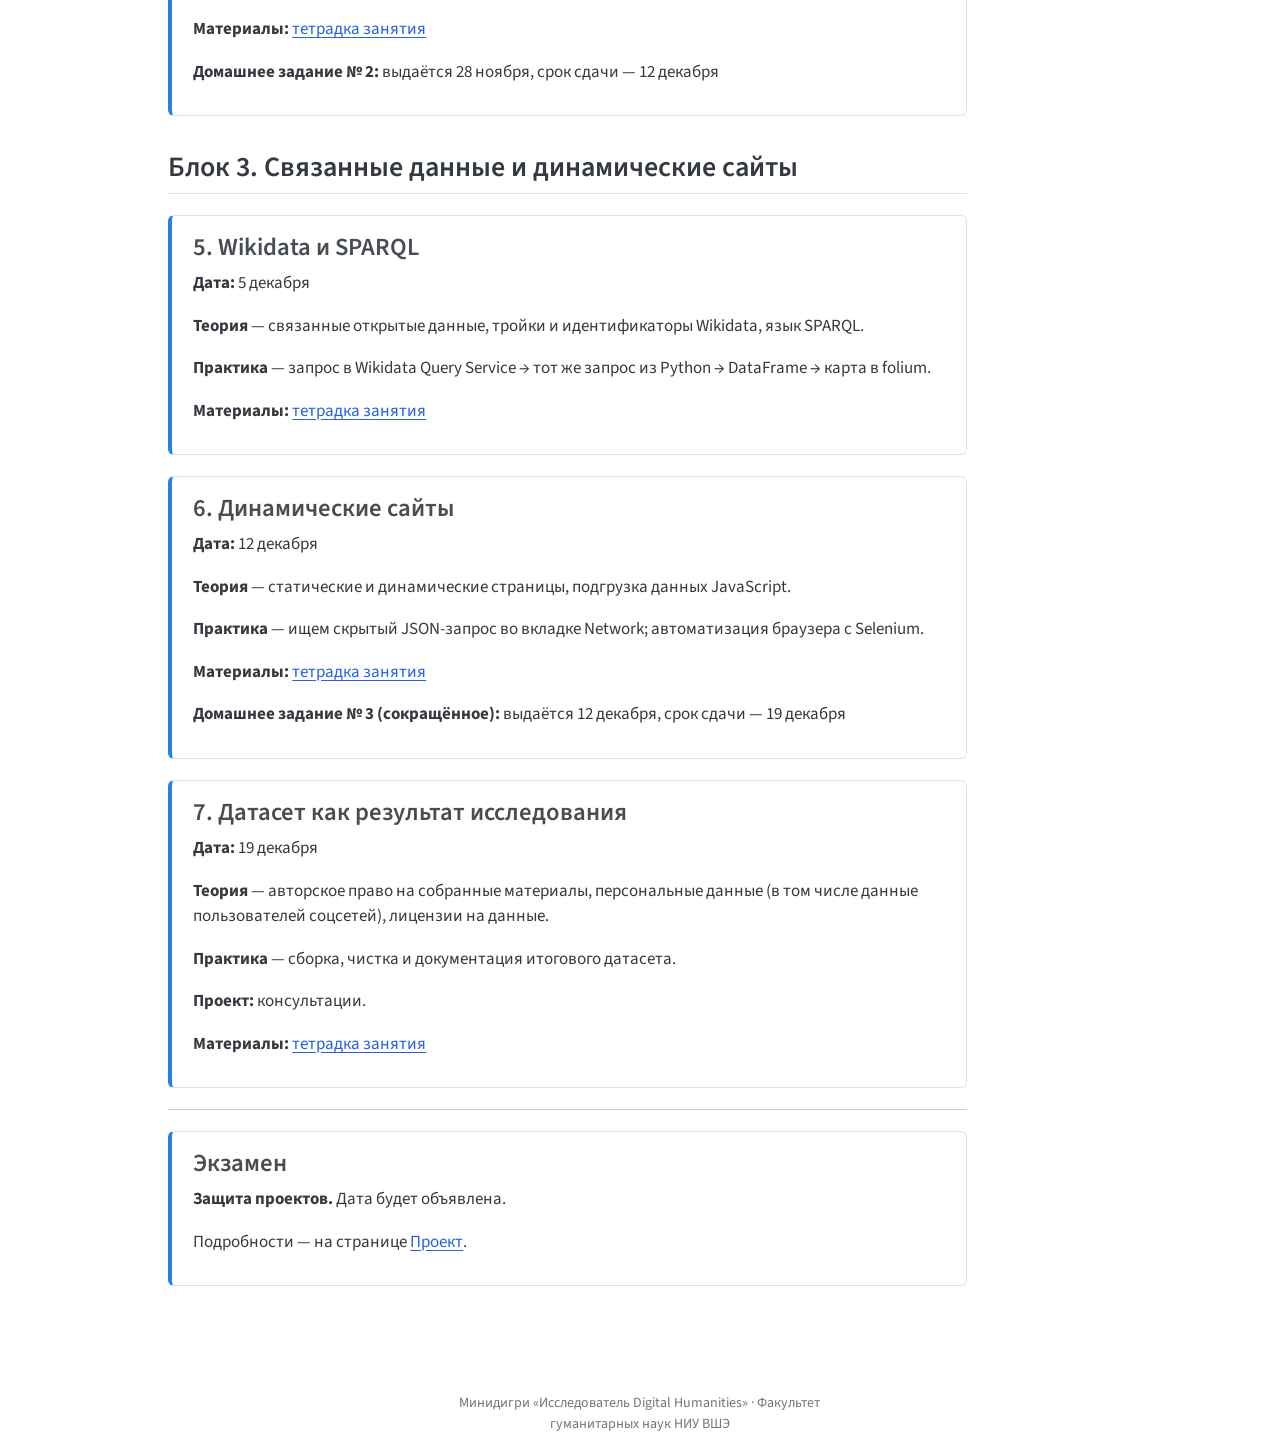
<file: docs/schedule.html>
<!DOCTYPE html>
<html xmlns="http://www.w3.org/1999/xhtml" lang="ru" xml:lang="ru"><head>

<meta charset="utf-8">
<meta name="generator" content="quarto-1.9.35">

<meta name="viewport" content="width=device-width, initial-scale=1.0, user-scalable=yes">


<title>Расписание – miniDH-scraping</title>
<style>
/* Default styles provided by pandoc.
** See https://pandoc.org/MANUAL.html#variables-for-html for config info.
*/
code{white-space: pre-wrap;}
span.smallcaps{font-variant: small-caps;}
div.columns{display: flex; gap: min(4vw, 1.5em);}
div.column{flex: auto; overflow-x: auto;}
div.hanging-indent{margin-left: 1.5em; text-indent: -1.5em;}
ul.task-list{list-style: none;}
ul.task-list li input[type="checkbox"] {
  width: 0.8em;
  margin: 0 0.8em 0.2em -1em; /* quarto-specific, see https://github.com/quarto-dev/quarto-cli/issues/4556 */ 
  vertical-align: middle;
}
</style>


<script src="site_libs/quarto-nav/quarto-nav.js"></script>
<script src="site_libs/quarto-nav/headroom.min.js"></script>
<script src="site_libs/clipboard/clipboard.min.js"></script>
<script src="site_libs/quarto-search/autocomplete.umd.js"></script>
<script src="site_libs/quarto-search/fuse.min.js"></script>
<script src="site_libs/quarto-search/quarto-search.js"></script>
<meta name="quarto:offset" content="./">
<link href="./images/favicon.ico" rel="icon">
<script src="site_libs/quarto-html/quarto.js" type="module"></script>
<script src="site_libs/quarto-html/tabsets/tabsets.js" type="module"></script>
<script src="site_libs/quarto-html/popper.min.js"></script>
<script src="site_libs/quarto-html/tippy.umd.min.js"></script>
<script src="site_libs/quarto-html/anchor.min.js"></script>
<link href="site_libs/quarto-html/tippy.css" rel="stylesheet">
<link href="site_libs/quarto-html/quarto-syntax-highlighting-46f66b053e56abd73bb6e954d61a315b.css" rel="stylesheet" id="quarto-text-highlighting-styles">
<script src="site_libs/bootstrap/bootstrap.min.js"></script>
<link href="site_libs/bootstrap/bootstrap-icons.css" rel="stylesheet">
<link href="site_libs/bootstrap/bootstrap-a0f9fd0d421825b736dc1bbcbcba2219.min.css" rel="stylesheet" append-hash="true" id="quarto-bootstrap" data-mode="light">
<script id="quarto-search-options" type="application/json">{
  "location": "navbar",
  "copy-button": false,
  "collapse-after": 3,
  "panel-placement": "end",
  "type": "overlay",
  "limit": 50,
  "keyboard-shortcut": [
    "f",
    "/",
    "s"
  ],
  "show-item-context": false,
  "language": {
    "search-no-results-text": "Поиск не дал результатов",
    "search-matching-documents-text": "Результаты поиска",
    "search-copy-link-title": "Скопировать ссылку",
    "search-hide-matches-text": "Скрыть дополнительные результаты",
    "search-more-match-text": "дополнительный результат в этом документе",
    "search-more-matches-text": "дополнительных результата(-ов) в этом документе",
    "search-clear-button-title": "Очистить",
    "search-text-placeholder": "",
    "search-detached-cancel-button-title": "Отменить",
    "search-submit-button-title": "Найти",
    "search-label": "Поиск"
  }
}</script>


<link rel="stylesheet" href="styles.css">
</head>

<body class="nav-fixed quarto-light">

<div id="quarto-search-results"></div>
  <header id="quarto-header" class="headroom fixed-top">
    <nav class="navbar navbar-expand-lg " data-bs-theme="dark">
      <div class="navbar-container container-fluid">
      <div class="navbar-brand-container mx-auto">
    <a href="./index.html" class="navbar-brand navbar-brand-logo">
    <img src="./images/favicon-96x96.png" alt="" class="navbar-logo light-content">
    <img src="./images/favicon-96x96.png" alt="" class="navbar-logo dark-content">
    </a>
    <a class="navbar-brand" href="./index.html">
    <span class="navbar-title">miniDH-scraping</span>
    </a>
  </div>
            <div id="quarto-search" class="" title="Поиск"></div>
          <button class="navbar-toggler" type="button" data-bs-toggle="collapse" data-bs-target="#navbarCollapse" aria-controls="navbarCollapse" role="menu" aria-expanded="false" aria-label="Переключить навигацию" onclick="if (window.quartoToggleHeadroom) { window.quartoToggleHeadroom(); }">
  <span class="navbar-toggler-icon"></span>
</button>
          <div class="collapse navbar-collapse" id="navbarCollapse">
            <ul class="navbar-nav navbar-nav-scroll me-auto">
  <li class="nav-item">
    <a class="nav-link" href="./index.html"> 
<span class="menu-text">О курсе</span></a>
  </li>  
  <li class="nav-item">
    <a class="nav-link active" href="./schedule.html" aria-current="page"> 
<span class="menu-text">Расписание</span></a>
  </li>  
  <li class="nav-item">
    <a class="nav-link" href="./project.html"> 
<span class="menu-text">Проект</span></a>
  </li>  
  <li class="nav-item">
    <a class="nav-link" href="./resources.html"> 
<span class="menu-text">Ресурсы</span></a>
  </li>  
</ul>
            <ul class="navbar-nav navbar-nav-scroll ms-auto">
  <li class="nav-item">
    <a class="nav-link" href="https://docs.google.com/spreadsheets/d/1YAKlnOGF-Ej6AY3OVG7sF_o-0jT_M77J3J2FLPrb__o/edit?usp=sharing"> 
<span class="menu-text">Ведомость</span></a>
  </li>  
  <li class="nav-item compact">
    <a class="nav-link" href="https://github.com/Minidegree-DH/miniDH-scraping/blob/main"> <i class="bi bi-github" role="img">
</i> 
<span class="menu-text"></span></a>
  </li>  
  <li class="nav-item dropdown ">
    <a class="nav-link dropdown-toggle" href="#" id="nav-menu-dh" role="link" data-bs-toggle="dropdown" aria-expanded="false">
 <span class="menu-text">Минидигри DH</span>
    </a>
    <ul class="dropdown-menu dropdown-menu-end" aria-labelledby="nav-menu-dh">    
        <li>
    <a class="dropdown-item" href="https://always1ready.github.io/dh-tools/">
 <span class="dropdown-text">1. Цифровые технологии в профессиональной деятельности</span></a>
  </li>  
        <li>
    <a class="dropdown-item" href="https://minidegree-dh.github.io/miniDH-scraping/">
 <span class="dropdown-text">2. Сбор данных с Web-scraping и API</span></a>
  </li>  
        <li>
    <a class="dropdown-item" href="https://github.com/Minidegree-DH/miniDH-NLP-CV">
 <span class="dropdown-text">3. Основы работы с естественным языком и изображениями</span></a>
  </li>  
        <li>
    <a class="dropdown-item" href="https://github.com/Minidegree-DH/miniDH-ML">
 <span class="dropdown-text">4. Алгоритмы машинного обучения для текстов и изображений</span></a>
  </li>  
        <li><hr class="dropdown-divider"></li>
        <li>
    <a class="dropdown-item" href="https://github.com/Minidegree-DH/minidh-student-projects">
 <span class="dropdown-text">Студенческие проекты</span></a>
  </li>  
        <li>
    <a class="dropdown-item" href="https://github.com/Minidegree-DH">
 <span class="dropdown-text">Минидигри на GitHub</span></a>
  </li>  
    </ul>
  </li>
</ul>
          </div> <!-- /navcollapse -->
            <div class="quarto-navbar-tools">
</div>
      </div> <!-- /container-fluid -->
    </nav>
</header>
<!-- content -->
<div id="quarto-content" class="quarto-container page-columns page-rows-contents page-layout-article page-navbar">
<!-- sidebar -->
<!-- margin-sidebar -->
    <div id="quarto-margin-sidebar" class="sidebar margin-sidebar">
        <nav id="TOC" role="doc-toc" class="toc-active">
    <h2 id="toc-title">Содержание</h2>
   
  <ul>
  <li><a href="#блок-1.-api" id="toc-блок-1.-api" class="nav-link active" data-scroll-target="#блок-1.-api">Блок 1. API</a>
  <ul class="collapse">
  <li><a href="#как-работает-запрос.-первый-api" id="toc-как-работает-запрос.-первый-api" class="nav-link" data-scroll-target="#как-работает-запрос.-первый-api">1. Как работает запрос. Первый API</a></li>
  <li><a href="#все-данные-по-запросу-пагинация-ошибки-ключи" id="toc-все-данные-по-запросу-пагинация-ошибки-ключи" class="nav-link" data-scroll-target="#все-данные-по-запросу-пагинация-ошибки-ключи">2. Все данные по запросу: пагинация, ошибки, ключи</a></li>
  </ul></li>
  <li><a href="#блок-2.-веб-страницы" id="toc-блок-2.-веб-страницы" class="nav-link" data-scroll-target="#блок-2.-веб-страницы">Блок 2. Веб-страницы</a>
  <ul class="collapse">
  <li><a href="#html-и-beautifulsoup" id="toc-html-и-beautifulsoup" class="nav-link" data-scroll-target="#html-и-beautifulsoup">3. HTML и BeautifulSoup</a></li>
  <li><a href="#скрейпинг-реального-сайта" id="toc-скрейпинг-реального-сайта" class="nav-link" data-scroll-target="#скрейпинг-реального-сайта">4. Скрейпинг реального сайта</a></li>
  </ul></li>
  <li><a href="#блок-3.-связанные-данные-и-динамические-сайты" id="toc-блок-3.-связанные-данные-и-динамические-сайты" class="nav-link" data-scroll-target="#блок-3.-связанные-данные-и-динамические-сайты">Блок 3. Связанные данные и динамические сайты</a>
  <ul class="collapse">
  <li><a href="#wikidata-и-sparql" id="toc-wikidata-и-sparql" class="nav-link" data-scroll-target="#wikidata-и-sparql">5. Wikidata и SPARQL</a></li>
  <li><a href="#динамические-сайты" id="toc-динамические-сайты" class="nav-link" data-scroll-target="#динамические-сайты">6. Динамические сайты</a></li>
  <li><a href="#датасет-как-результат-исследования" id="toc-датасет-как-результат-исследования" class="nav-link" data-scroll-target="#датасет-как-результат-исследования">7. Датасет как результат исследования</a></li>
  <li><a href="#экзамен" id="toc-экзамен" class="nav-link" data-scroll-target="#экзамен">Экзамен</a></li>
  </ul></li>
  </ul>
</nav>
    </div>
<!-- main -->
<main class="content" id="quarto-document-content">

<header id="title-block-header" class="quarto-title-block default">
<div class="quarto-title">
<h1 class="title">Расписание</h1>
</div>



<div class="quarto-title-meta">

    
  
    
  </div>
  


</header>


<section id="блок-1.-api" class="level2">
<h2 class="anchored" data-anchor-id="блок-1.-api">Блок 1. API</h2>
<section id="как-работает-запрос.-первый-api" class="level3 session-card">
<h3 class="anchored" data-anchor-id="как-работает-запрос.-первый-api">1. Как работает запрос. Первый API</h3>
<p><strong>Дата:</strong> 7 ноября</p>
<p><strong>Теория</strong> — клиент и сервер, URL, HTTP-методы, статус-коды, заголовки; что такое API; robots.txt, пользовательские соглашения, вежливые запросы.</p>
<p><strong>Практика</strong> — первый запрос к MediaWiki API Википедии: JSON → словари и списки → DataFrame → CSV. Заводим репозиторий для домашних работ.</p>
<p><strong>Материалы:</strong> <a href="https://github.com/Minidegree-DH/miniDH-scraping/tree/main/01_seminar">тетрадка занятия</a></p>
</section>
<section id="все-данные-по-запросу-пагинация-ошибки-ключи" class="level3 session-card">
<h3 class="anchored" data-anchor-id="все-данные-по-запросу-пагинация-ошибки-ключи">2. Все данные по запросу: пагинация, ошибки, ключи</h3>
<p><strong>Дата:</strong> 14 ноября</p>
<p><strong>Теория</strong> — документация API и параметры запроса: откуда они берутся и какие у них бывают варианты; пагинация курсором и смещением; ошибки и повторные попытки; лимиты Wikimedia; правила доступа к API, ключи и их хранение.</p>
<p><strong>Практика</strong> — сбор всех порций данных из Википедии и Open Library. Исследовательский вопрос: как А. П. Чехов представлен в открытом библиотечном каталоге. Собранный набор проверяется на точность, полноту и с учётом того, как устроен источник.</p>
<p><strong>Материалы:</strong> <a href="https://github.com/Minidegree-DH/miniDH-scraping/tree/main/02_seminar">тетрадка занятия</a></p>
<p><strong>Домашнее задание № 1:</strong> <a href="https://github.com/Minidegree-DH/miniDH-scraping/tree/main/01_seminar/01_homework.md">тетрадка домашнего задания</a></p>
</section>
</section>
<section id="блок-2.-веб-страницы" class="level2">
<h2 class="anchored" data-anchor-id="блок-2.-веб-страницы">Блок 2. Веб-страницы</h2>
<section id="html-и-beautifulsoup" class="level3 session-card">
<h3 class="anchored" data-anchor-id="html-и-beautifulsoup">3. HTML и BeautifulSoup</h3>
<p><strong>Дата:</strong> 21 ноября</p>
<p><strong>Теория</strong> — структура HTML-документа, теги, атрибуты, CSS-селекторы, инструменты разработчика в браузере; XML как родственный формат.</p>
<p><strong>Практика</strong> — извлечение текста и атрибутов со страницы в таблицу.</p>
<p><strong>ИИ:</strong> с этого занятия ИИ-ассистенты разрешены в заданиях, отмеченных 🤖.</p>
<p><strong>Материалы:</strong> <a href="https://github.com/Minidegree-DH/miniDH-scraping/tree/main/03_seminar">тетрадка занятия</a></p>
</section>
<section id="скрейпинг-реального-сайта" class="level3 session-card">
<h3 class="anchored" data-anchor-id="скрейпинг-реального-сайта">4. Скрейпинг реального сайта</h3>
<p><strong>Дата:</strong> 28 ноября</p>
<p><strong>Теория</strong> — обход страниц по ссылкам, задержки, обработка ошибок. Этика вежливого краулера: почему сайты блокируют ботов и какую нагрузку сборщики данных создают для сайтов музеев и библиотек.</p>
<p><strong>Практика</strong> — сбор данных с гуманитарного сайта, чистка в pandas.</p>
<p><strong>Проект:</strong> заявка на проект — вопрос, источник, план сбора.</p>
<p><strong>Материалы:</strong> <a href="https://github.com/Minidegree-DH/miniDH-scraping/tree/main/04_seminar">тетрадка занятия</a></p>
<p><strong>Домашнее задание № 2:</strong> выдаётся 28 ноября, срок сдачи — 12 декабря</p>
</section>
</section>
<section id="блок-3.-связанные-данные-и-динамические-сайты" class="level2">
<h2 class="anchored" data-anchor-id="блок-3.-связанные-данные-и-динамические-сайты">Блок 3. Связанные данные и динамические сайты</h2>
<section id="wikidata-и-sparql" class="level3 session-card">
<h3 class="anchored" data-anchor-id="wikidata-и-sparql">5. Wikidata и SPARQL</h3>
<p><strong>Дата:</strong> 5 декабря</p>
<p><strong>Теория</strong> — связанные открытые данные, тройки и идентификаторы Wikidata, язык SPARQL.</p>
<p><strong>Практика</strong> — запрос в Wikidata Query Service → тот же запрос из Python → DataFrame → карта в folium.</p>
<p><strong>Материалы:</strong> <a href="https://github.com/Minidegree-DH/miniDH-scraping/tree/main/05_seminar">тетрадка занятия</a></p>
</section>
<section id="динамические-сайты" class="level3 session-card">
<h3 class="anchored" data-anchor-id="динамические-сайты">6. Динамические сайты</h3>
<p><strong>Дата:</strong> 12 декабря</p>
<p><strong>Теория</strong> — статические и динамические страницы, подгрузка данных JavaScript.</p>
<p><strong>Практика</strong> — ищем скрытый JSON-запрос во вкладке Network; автоматизация браузера с Selenium.</p>
<p><strong>Материалы:</strong> <a href="https://github.com/Minidegree-DH/miniDH-scraping/tree/main/06_seminar">тетрадка занятия</a></p>
<p><strong>Домашнее задание № 3 (сокращённое):</strong> выдаётся 12 декабря, срок сдачи — 19 декабря</p>
</section>
<section id="датасет-как-результат-исследования" class="level3 session-card">
<h3 class="anchored" data-anchor-id="датасет-как-результат-исследования">7. Датасет как результат исследования</h3>
<p><strong>Дата:</strong> 19 декабря</p>
<p><strong>Теория</strong> — авторское право на собранные материалы, персональные данные (в том числе данные пользователей соцсетей), лицензии на данные.</p>
<p><strong>Практика</strong> — сборка, чистка и документация итогового датасета.</p>
<p><strong>Проект:</strong> консультации.</p>
<p><strong>Материалы:</strong> <a href="https://github.com/Minidegree-DH/miniDH-scraping/tree/main/07_seminar">тетрадка занятия</a></p>
</section>
<hr>
<section id="экзамен" class="level3 session-card">
<h3 class="anchored" data-anchor-id="экзамен">Экзамен</h3>
<p><strong>Защита проектов.</strong> Дата будет объявлена.</p>
<p>Подробности — на странице <a href="./project.html">Проект</a>.</p>
</section>


</section>

</main> <!-- /main -->
<script id="quarto-html-after-body" type="application/javascript">
  window.document.addEventListener("DOMContentLoaded", function (event) {
    const icon = "";
    const anchorJS = new window.AnchorJS();
    anchorJS.options = {
      placement: 'right',
      icon: icon
    };
    anchorJS.add('.anchored');
    const isCodeAnnotation = (el) => {
      for (const clz of el.classList) {
        if (clz.startsWith('code-annotation-')) {                     
          return true;
        }
      }
      return false;
    }
    const onCopySuccess = function(e) {
      // button target
      const button = e.trigger;
      // don't keep focus
      button.blur();
      // flash "checked"
      button.classList.add('code-copy-button-checked');
      var currentTitle = button.getAttribute("title");
      button.setAttribute("title", "Скопировано");
      let tooltip;
      if (window.bootstrap) {
        button.setAttribute("data-bs-toggle", "tooltip");
        button.setAttribute("data-bs-placement", "left");
        button.setAttribute("data-bs-title", "Скопировано");
        tooltip = new bootstrap.Tooltip(button, 
          { trigger: "manual", 
            customClass: "code-copy-button-tooltip",
            offset: [0, -8]});
        tooltip.show();    
      }
      setTimeout(function() {
        if (tooltip) {
          tooltip.hide();
          button.removeAttribute("data-bs-title");
          button.removeAttribute("data-bs-toggle");
          button.removeAttribute("data-bs-placement");
        }
        button.setAttribute("title", currentTitle);
        button.classList.remove('code-copy-button-checked');
      }, 1000);
      // clear code selection
      e.clearSelection();
    }
    const getTextToCopy = function(trigger) {
      const outerScaffold = trigger.parentElement.cloneNode(true);
      const codeEl = outerScaffold.querySelector('code');
      for (const childEl of codeEl.children) {
        if (isCodeAnnotation(childEl)) {
          childEl.remove();
        }
      }
      return codeEl.innerText;
    }
    const clipboard = new window.ClipboardJS('.code-copy-button:not([data-in-quarto-modal])', {
      text: getTextToCopy
    });
    clipboard.on('success', onCopySuccess);
    if (window.document.getElementById('quarto-embedded-source-code-modal')) {
      const clipboardModal = new window.ClipboardJS('.code-copy-button[data-in-quarto-modal]', {
        text: getTextToCopy,
        container: window.document.getElementById('quarto-embedded-source-code-modal')
      });
      clipboardModal.on('success', onCopySuccess);
    }
      var localhostRegex = new RegExp(/^(?:http|https):\/\/localhost\:?[0-9]*\//);
      var mailtoRegex = new RegExp(/^mailto:/);
        var filterRegex = new RegExp("https:\/\/minidegree-dh\.github\.io\/miniDH-scraping\/");
      var isInternal = (href) => {
          return filterRegex.test(href) || localhostRegex.test(href) || mailtoRegex.test(href);
      }
      // Inspect non-navigation links and adorn them if external
     var links = window.document.querySelectorAll('a[href]:not(.nav-link):not(.navbar-brand):not(.toc-action):not(.sidebar-link):not(.sidebar-item-toggle):not(.pagination-link):not(.no-external):not([aria-hidden]):not(.dropdown-item):not(.quarto-navigation-tool):not(.about-link)');
      for (var i=0; i<links.length; i++) {
        const link = links[i];
        if (!isInternal(link.href)) {
          // undo the damage that might have been done by quarto-nav.js in the case of
          // links that we want to consider external
          if (link.dataset.originalHref !== undefined) {
            link.href = link.dataset.originalHref;
          }
        }
      }
    function tippyHover(el, contentFn, onTriggerFn, onUntriggerFn) {
      const config = {
        allowHTML: true,
        maxWidth: 500,
        delay: 100,
        arrow: false,
        appendTo: function(el) {
            return el.parentElement;
        },
        interactive: true,
        interactiveBorder: 10,
        theme: 'quarto',
        placement: 'bottom-start',
      };
      if (contentFn) {
        config.content = contentFn;
      }
      if (onTriggerFn) {
        config.onTrigger = onTriggerFn;
      }
      if (onUntriggerFn) {
        config.onUntrigger = onUntriggerFn;
      }
      window.tippy(el, config); 
    }
    const noterefs = window.document.querySelectorAll('a[role="doc-noteref"]');
    for (var i=0; i<noterefs.length; i++) {
      const ref = noterefs[i];
      tippyHover(ref, function() {
        // use id or data attribute instead here
        let href = ref.getAttribute('data-footnote-href') || ref.getAttribute('href');
        try { href = new URL(href).hash; } catch {}
        const id = href.replace(/^#\/?/, "");
        const note = window.document.getElementById(id);
        if (note) {
          return note.innerHTML;
        } else {
          return "";
        }
      });
    }
    const xrefs = window.document.querySelectorAll('a.quarto-xref');
    const processXRef = (id, note) => {
      // Strip column container classes
      const stripColumnClz = (el) => {
        el.classList.remove("page-full", "page-columns");
        if (el.children) {
          for (const child of el.children) {
            stripColumnClz(child);
          }
        }
      }
      stripColumnClz(note)
      if (id === null || id.startsWith('sec-')) {
        // Special case sections, only their first couple elements
        const container = document.createElement("div");
        if (note.children && note.children.length > 2) {
          container.appendChild(note.children[0].cloneNode(true));
          for (let i = 1; i < note.children.length; i++) {
            const child = note.children[i];
            if (child.tagName === "P" && child.innerText === "") {
              continue;
            } else {
              container.appendChild(child.cloneNode(true));
              break;
            }
          }
          if (window.Quarto?.typesetMath) {
            window.Quarto.typesetMath(container);
          }
          return container.innerHTML
        } else {
          if (window.Quarto?.typesetMath) {
            window.Quarto.typesetMath(note);
          }
          return note.innerHTML;
        }
      } else {
        // Remove any anchor links if they are present
        const anchorLink = note.querySelector('a.anchorjs-link');
        if (anchorLink) {
          anchorLink.remove();
        }
        if (window.Quarto?.typesetMath) {
          window.Quarto.typesetMath(note);
        }
        if (note.classList.contains("callout")) {
          return note.outerHTML;
        } else {
          return note.innerHTML;
        }
      }
    }
    for (var i=0; i<xrefs.length; i++) {
      const xref = xrefs[i];
      tippyHover(xref, undefined, function(instance) {
        instance.disable();
        let url = xref.getAttribute('href');
        let hash = undefined; 
        if (url.startsWith('#')) {
          hash = url;
        } else {
          try { hash = new URL(url).hash; } catch {}
        }
        if (hash) {
          const id = hash.replace(/^#\/?/, "");
          const note = window.document.getElementById(id);
          if (note !== null) {
            try {
              const html = processXRef(id, note.cloneNode(true));
              instance.setContent(html);
            } finally {
              instance.enable();
              instance.show();
            }
          } else {
            // See if we can fetch this
            fetch(url.split('#')[0])
            .then(res => res.text())
            .then(html => {
              const parser = new DOMParser();
              const htmlDoc = parser.parseFromString(html, "text/html");
              const note = htmlDoc.getElementById(id);
              if (note !== null) {
                const html = processXRef(id, note);
                instance.setContent(html);
              } 
            }).finally(() => {
              instance.enable();
              instance.show();
            });
          }
        } else {
          // See if we can fetch a full url (with no hash to target)
          // This is a special case and we should probably do some content thinning / targeting
          fetch(url)
          .then(res => res.text())
          .then(html => {
            const parser = new DOMParser();
            const htmlDoc = parser.parseFromString(html, "text/html");
            const note = htmlDoc.querySelector('main.content');
            if (note !== null) {
              // This should only happen for chapter cross references
              // (since there is no id in the URL)
              // remove the first header
              if (note.children.length > 0 && note.children[0].tagName === "HEADER") {
                note.children[0].remove();
              }
              const html = processXRef(null, note);
              instance.setContent(html);
            } 
          }).finally(() => {
            instance.enable();
            instance.show();
          });
        }
      }, function(instance) {
      });
    }
        let selectedAnnoteEl;
        const selectorForAnnotation = ( cell, annotation) => {
          let cellAttr = 'data-code-cell="' + cell + '"';
          let lineAttr = 'data-code-annotation="' +  annotation + '"';
          const selector = 'span[' + cellAttr + '][' + lineAttr + ']';
          return selector;
        }
        const selectCodeLines = (annoteEl) => {
          const doc = window.document;
          const targetCell = annoteEl.getAttribute("data-target-cell");
          const targetAnnotation = annoteEl.getAttribute("data-target-annotation");
          const annoteSpan = window.document.querySelector(selectorForAnnotation(targetCell, targetAnnotation));
          const lines = annoteSpan.getAttribute("data-code-lines").split(",");
          const lineIds = lines.map((line) => {
            return targetCell + "-" + line;
          })
          let top = null;
          let height = null;
          let parent = null;
          if (lineIds.length > 0) {
              //compute the position of the single el (top and bottom and make a div)
              const el = window.document.getElementById(lineIds[0]);
              top = el.offsetTop;
              height = el.offsetHeight;
              parent = el.parentElement.parentElement;
            if (lineIds.length > 1) {
              const lastEl = window.document.getElementById(lineIds[lineIds.length - 1]);
              const bottom = lastEl.offsetTop + lastEl.offsetHeight;
              height = bottom - top;
            }
            if (top !== null && height !== null && parent !== null) {
              // cook up a div (if necessary) and position it 
              let div = window.document.getElementById("code-annotation-line-highlight");
              if (div === null) {
                div = window.document.createElement("div");
                div.setAttribute("id", "code-annotation-line-highlight");
                div.style.position = 'absolute';
                parent.appendChild(div);
              }
              div.style.top = top - 2 + "px";
              div.style.height = height + 4 + "px";
              div.style.left = 0;
              let gutterDiv = window.document.getElementById("code-annotation-line-highlight-gutter");
              if (gutterDiv === null) {
                gutterDiv = window.document.createElement("div");
                gutterDiv.setAttribute("id", "code-annotation-line-highlight-gutter");
                gutterDiv.style.position = 'absolute';
                const codeCell = window.document.getElementById(targetCell);
                const gutter = codeCell.querySelector('.code-annotation-gutter');
                gutter.appendChild(gutterDiv);
              }
              gutterDiv.style.top = top - 2 + "px";
              gutterDiv.style.height = height + 4 + "px";
            }
            selectedAnnoteEl = annoteEl;
          }
        };
        const unselectCodeLines = () => {
          const elementsIds = ["code-annotation-line-highlight", "code-annotation-line-highlight-gutter"];
          elementsIds.forEach((elId) => {
            const div = window.document.getElementById(elId);
            if (div) {
              div.remove();
            }
          });
          selectedAnnoteEl = undefined;
        };
          // Handle positioning of the toggle
      window.addEventListener(
        "resize",
        throttle(() => {
          elRect = undefined;
          if (selectedAnnoteEl) {
            selectCodeLines(selectedAnnoteEl);
          }
        }, 10)
      );
      function throttle(fn, ms) {
      let throttle = false;
      let timer;
        return (...args) => {
          if(!throttle) { // first call gets through
              fn.apply(this, args);
              throttle = true;
          } else { // all the others get throttled
              if(timer) clearTimeout(timer); // cancel #2
              timer = setTimeout(() => {
                fn.apply(this, args);
                timer = throttle = false;
              }, ms);
          }
        };
      }
        // Attach click handler to the DT
        const annoteDls = window.document.querySelectorAll('dt[data-target-cell]');
        for (const annoteDlNode of annoteDls) {
          annoteDlNode.addEventListener('click', (event) => {
            const clickedEl = event.target;
            if (clickedEl !== selectedAnnoteEl) {
              unselectCodeLines();
              const activeEl = window.document.querySelector('dt[data-target-cell].code-annotation-active');
              if (activeEl) {
                activeEl.classList.remove('code-annotation-active');
              }
              selectCodeLines(clickedEl);
              clickedEl.classList.add('code-annotation-active');
            } else {
              // Unselect the line
              unselectCodeLines();
              clickedEl.classList.remove('code-annotation-active');
            }
          });
        }
    const findCites = (el) => {
      const parentEl = el.parentElement;
      if (parentEl) {
        const cites = parentEl.dataset.cites;
        if (cites) {
          return {
            el,
            cites: cites.split(' ')
          };
        } else {
          return findCites(el.parentElement)
        }
      } else {
        return undefined;
      }
    };
    var bibliorefs = window.document.querySelectorAll('a[role="doc-biblioref"]');
    for (var i=0; i<bibliorefs.length; i++) {
      const ref = bibliorefs[i];
      const citeInfo = findCites(ref);
      if (citeInfo) {
        tippyHover(citeInfo.el, function() {
          var popup = window.document.createElement('div');
          citeInfo.cites.forEach(function(cite) {
            var citeDiv = window.document.createElement('div');
            citeDiv.classList.add('hanging-indent');
            citeDiv.classList.add('csl-entry');
            var biblioDiv = window.document.getElementById('ref-' + cite);
            if (biblioDiv) {
              citeDiv.innerHTML = biblioDiv.innerHTML;
            }
            popup.appendChild(citeDiv);
          });
          return popup.innerHTML;
        });
      }
    }
  });
  </script>
</div> <!-- /content -->
<footer class="footer">
  <div class="nav-footer">
    <div class="nav-footer-left">
      &nbsp;
    </div>   
    <div class="nav-footer-center">
<p>Минидигри «Исследователь Digital Humanities» · Факультет гуманитарных наук НИУ ВШЭ</p>
</div>
    <div class="nav-footer-right">
      &nbsp;
    </div>
  </div>
</footer>




</body></html>
</file>
<file: docs/site_libs/quarto-html/tippy.css>
.tippy-box[data-animation=fade][data-state=hidden]{opacity:0}[data-tippy-root]{max-width:calc(100vw - 10px)}.tippy-box{position:relative;background-color:#333;color:#fff;border-radius:4px;font-size:14px;line-height:1.4;white-space:normal;outline:0;transition-property:transform,visibility,opacity}.tippy-box[data-placement^=top]>.tippy-arrow{bottom:0}.tippy-box[data-placement^=top]>.tippy-arrow:before{bottom:-7px;left:0;border-width:8px 8px 0;border-top-color:initial;transform-origin:center top}.tippy-box[data-placement^=bottom]>.tippy-arrow{top:0}.tippy-box[data-placement^=bottom]>.tippy-arrow:before{top:-7px;left:0;border-width:0 8px 8px;border-bottom-color:initial;transform-origin:center bottom}.tippy-box[data-placement^=left]>.tippy-arrow{right:0}.tippy-box[data-placement^=left]>.tippy-arrow:before{border-width:8px 0 8px 8px;border-left-color:initial;right:-7px;transform-origin:center left}.tippy-box[data-placement^=right]>.tippy-arrow{left:0}.tippy-box[data-placement^=right]>.tippy-arrow:before{left:-7px;border-width:8px 8px 8px 0;border-right-color:initial;transform-origin:center right}.tippy-box[data-inertia][data-state=visible]{transition-timing-function:cubic-bezier(.54,1.5,.38,1.11)}.tippy-arrow{width:16px;height:16px;color:#333}.tippy-arrow:before{content:"";position:absolute;border-color:transparent;border-style:solid}.tippy-content{position:relative;padding:5px 9px;z-index:1}
</file>
<file: docs/site_libs/quarto-html/quarto-syntax-highlighting-46f66b053e56abd73bb6e954d61a315b.css>
/* quarto syntax highlight colors */
:root {
  --quarto-hl-ot-color: #003B4F;
  --quarto-hl-at-color: #657422;
  --quarto-hl-ss-color: #20794D;
  --quarto-hl-an-color: #5E5E5E;
  --quarto-hl-fu-color: #4758AB;
  --quarto-hl-st-color: #20794D;
  --quarto-hl-cf-color: #003B4F;
  --quarto-hl-op-color: #5E5E5E;
  --quarto-hl-er-color: #AD0000;
  --quarto-hl-bn-color: #AD0000;
  --quarto-hl-al-color: #AD0000;
  --quarto-hl-va-color: #111111;
  --quarto-hl-bu-color: inherit;
  --quarto-hl-ex-color: inherit;
  --quarto-hl-pp-color: #AD0000;
  --quarto-hl-in-color: #5E5E5E;
  --quarto-hl-vs-color: #20794D;
  --quarto-hl-wa-color: #5E5E5E;
  --quarto-hl-do-color: #5E5E5E;
  --quarto-hl-im-color: #00769E;
  --quarto-hl-ch-color: #20794D;
  --quarto-hl-dt-color: #AD0000;
  --quarto-hl-fl-color: #AD0000;
  --quarto-hl-co-color: #5E5E5E;
  --quarto-hl-cv-color: #5E5E5E;
  --quarto-hl-cn-color: #8f5902;
  --quarto-hl-sc-color: #5E5E5E;
  --quarto-hl-dv-color: #AD0000;
  --quarto-hl-kw-color: #003B4F;
}

/* other quarto variables */
:root {
  --quarto-font-monospace: SFMono-Regular, Menlo, Monaco, Consolas, "Liberation Mono", "Courier New", monospace;
}

/* syntax highlight based on Pandoc's rules */
pre > code.sourceCode > span {
  color: #003B4F;
}

code.sourceCode > span {
  color: #003B4F;
}

div.sourceCode,
div.sourceCode pre.sourceCode {
  color: #003B4F;
}

/* Normal */
code span {
  color: #003B4F;
}

/* Alert */
code span.al {
  color: #AD0000;
  font-style: inherit;
}

/* Annotation */
code span.an {
  color: #5E5E5E;
  font-style: inherit;
}

/* Attribute */
code span.at {
  color: #657422;
  font-style: inherit;
}

/* BaseN */
code span.bn {
  color: #AD0000;
  font-style: inherit;
}

/* BuiltIn */
code span.bu {
  font-style: inherit;
}

/* ControlFlow */
code span.cf {
  color: #003B4F;
  font-weight: bold;
  font-style: inherit;
}

/* Char */
code span.ch {
  color: #20794D;
  font-style: inherit;
}

/* Constant */
code span.cn {
  color: #8f5902;
  font-style: inherit;
}

/* Comment */
code span.co {
  color: #5E5E5E;
  font-style: inherit;
}

/* CommentVar */
code span.cv {
  color: #5E5E5E;
  font-style: italic;
}

/* Documentation */
code span.do {
  color: #5E5E5E;
  font-style: italic;
}

/* DataType */
code span.dt {
  color: #AD0000;
  font-style: inherit;
}

/* DecVal */
code span.dv {
  color: #AD0000;
  font-style: inherit;
}

/* Error */
code span.er {
  color: #AD0000;
  font-style: inherit;
}

/* Extension */
code span.ex {
  font-style: inherit;
}

/* Float */
code span.fl {
  color: #AD0000;
  font-style: inherit;
}

/* Function */
code span.fu {
  color: #4758AB;
  font-style: inherit;
}

/* Import */
code span.im {
  color: #00769E;
  font-style: inherit;
}

/* Information */
code span.in {
  color: #5E5E5E;
  font-style: inherit;
}

/* Keyword */
code span.kw {
  color: #003B4F;
  font-weight: bold;
  font-style: inherit;
}

/* Operator */
code span.op {
  color: #5E5E5E;
  font-style: inherit;
}

/* Other */
code span.ot {
  color: #003B4F;
  font-style: inherit;
}

/* Preprocessor */
code span.pp {
  color: #AD0000;
  font-style: inherit;
}

/* SpecialChar */
code span.sc {
  color: #5E5E5E;
  font-style: inherit;
}

/* SpecialString */
code span.ss {
  color: #20794D;
  font-style: inherit;
}

/* String */
code span.st {
  color: #20794D;
  font-style: inherit;
}

/* Variable */
code span.va {
  color: #111111;
  font-style: inherit;
}

/* VerbatimString */
code span.vs {
  color: #20794D;
  font-style: inherit;
}

/* Warning */
code span.wa {
  color: #5E5E5E;
  font-style: italic;
}

.prevent-inlining {
  content: "</";
}

/*# sourceMappingURL=5022ed312398f59a55adce476d7327af.css.map */
</file>
<file: docs/styles.css>
/* Карточка занятия в расписании */
.session-card {
  border: 1px solid #dee2e6;
  border-left: 4px solid #2780e3;
  border-radius: 6px;
  padding: 0.75rem 1.25rem;
  margin: 1.25rem 0;
}

.session-card h3 {
  margin-top: 0.25rem;
}

/* Время и аудитории групп */
.session-card table {
  width: auto;
  margin: 0.5rem 0;
}

.session-card td,
.session-card th {
  padding: 0.2rem 1rem 0.2rem 0;
}
</file>
